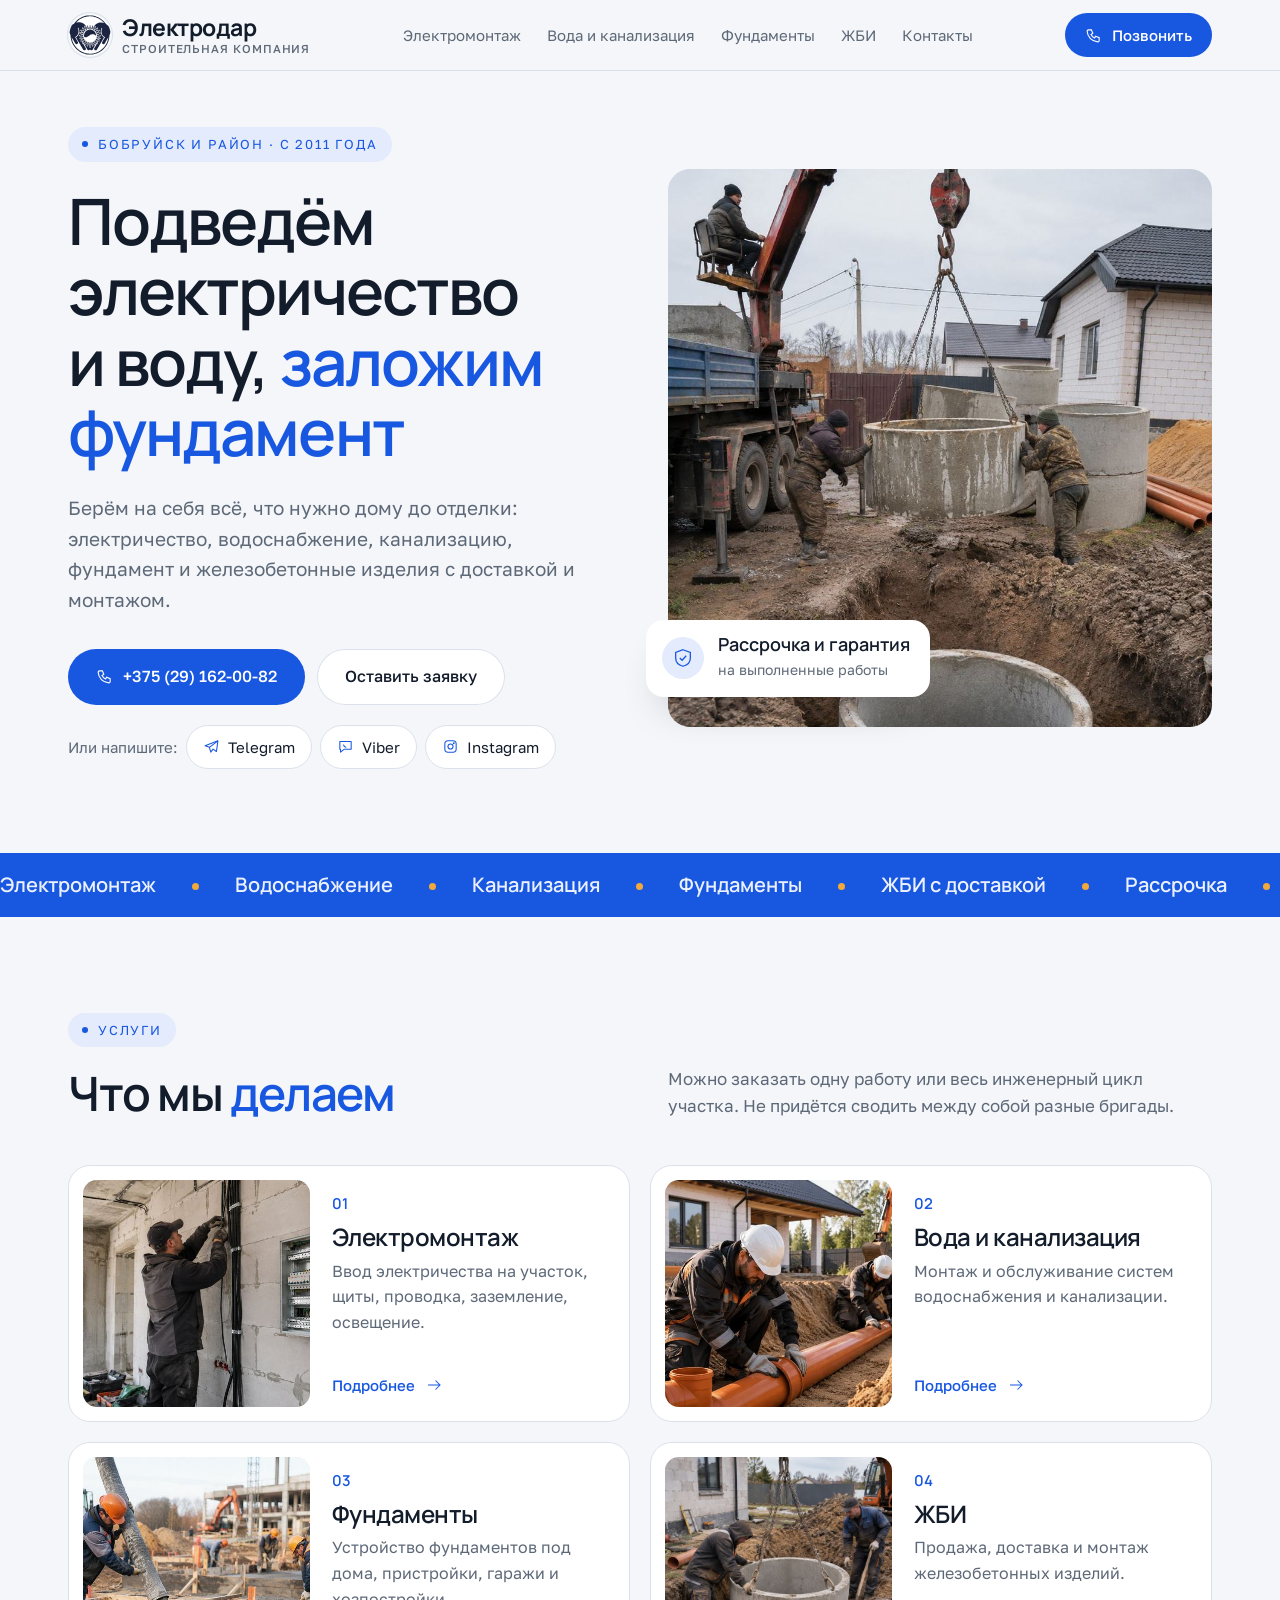
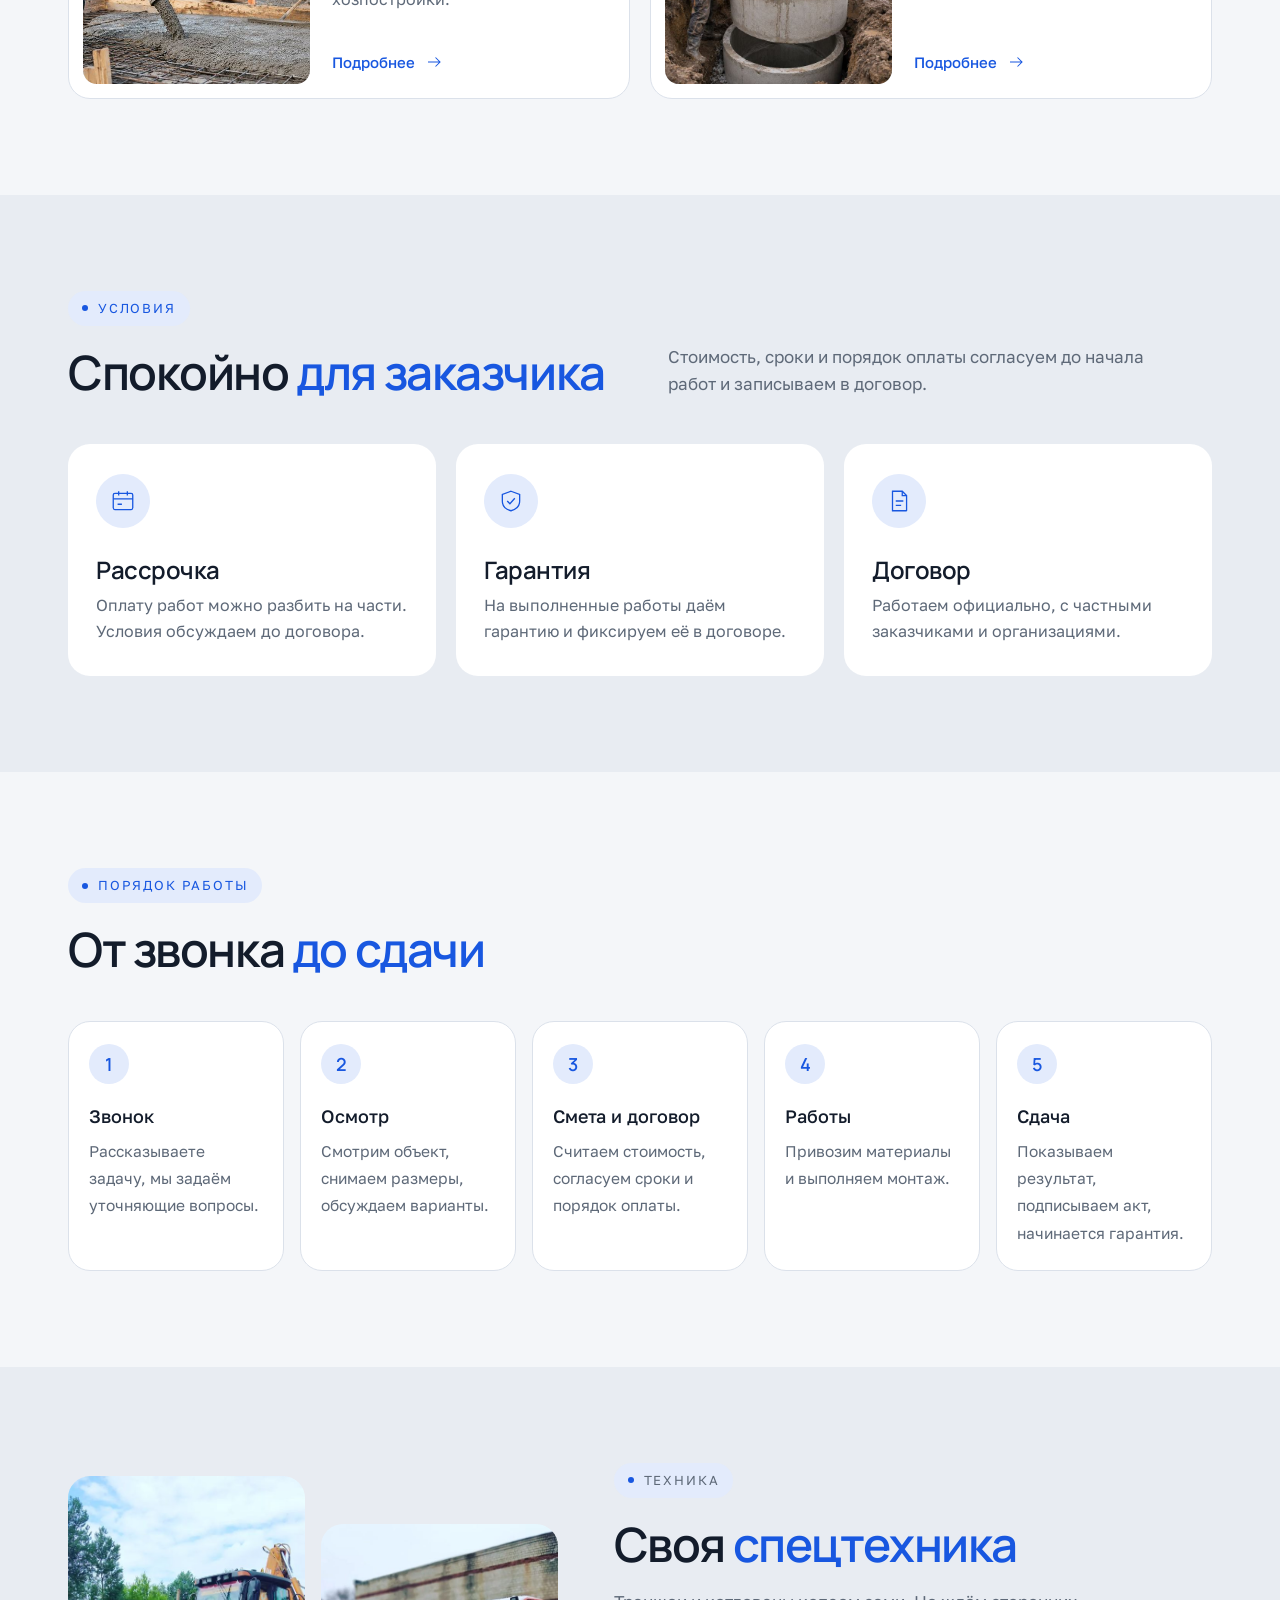
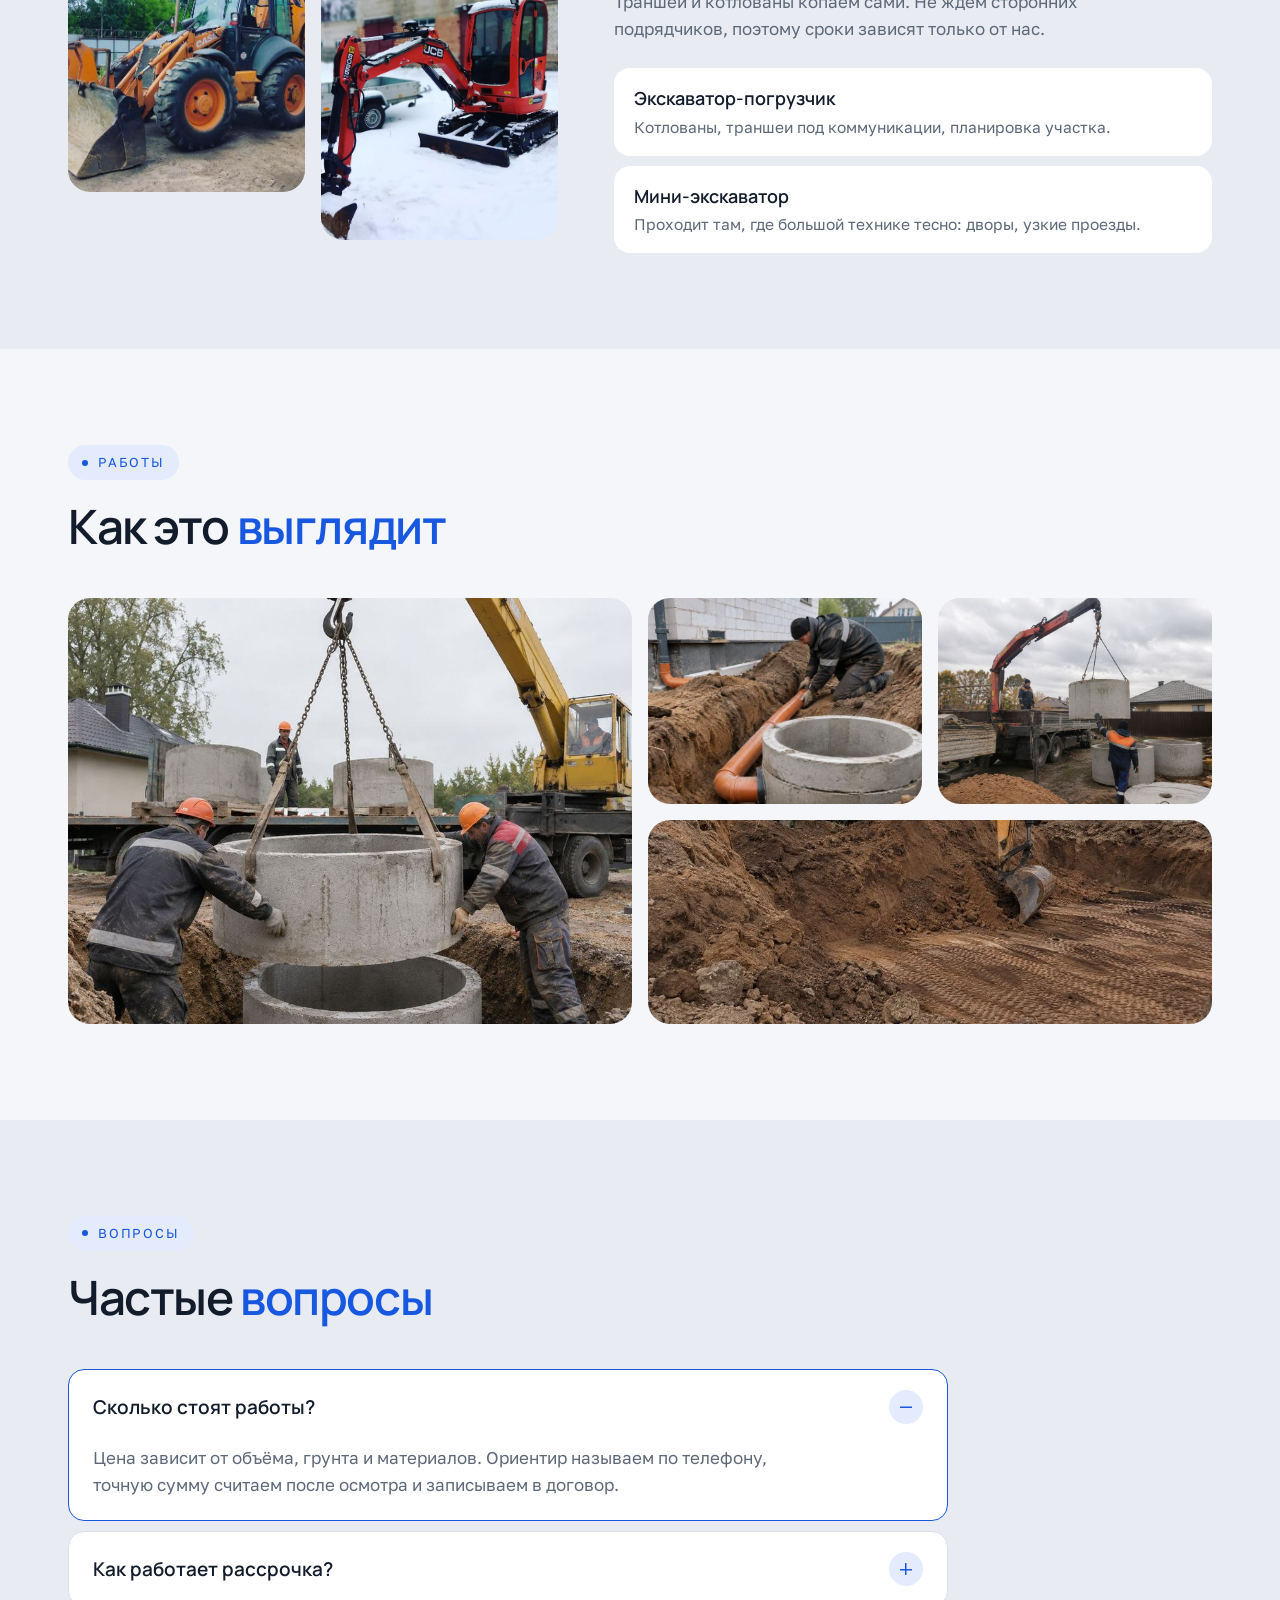
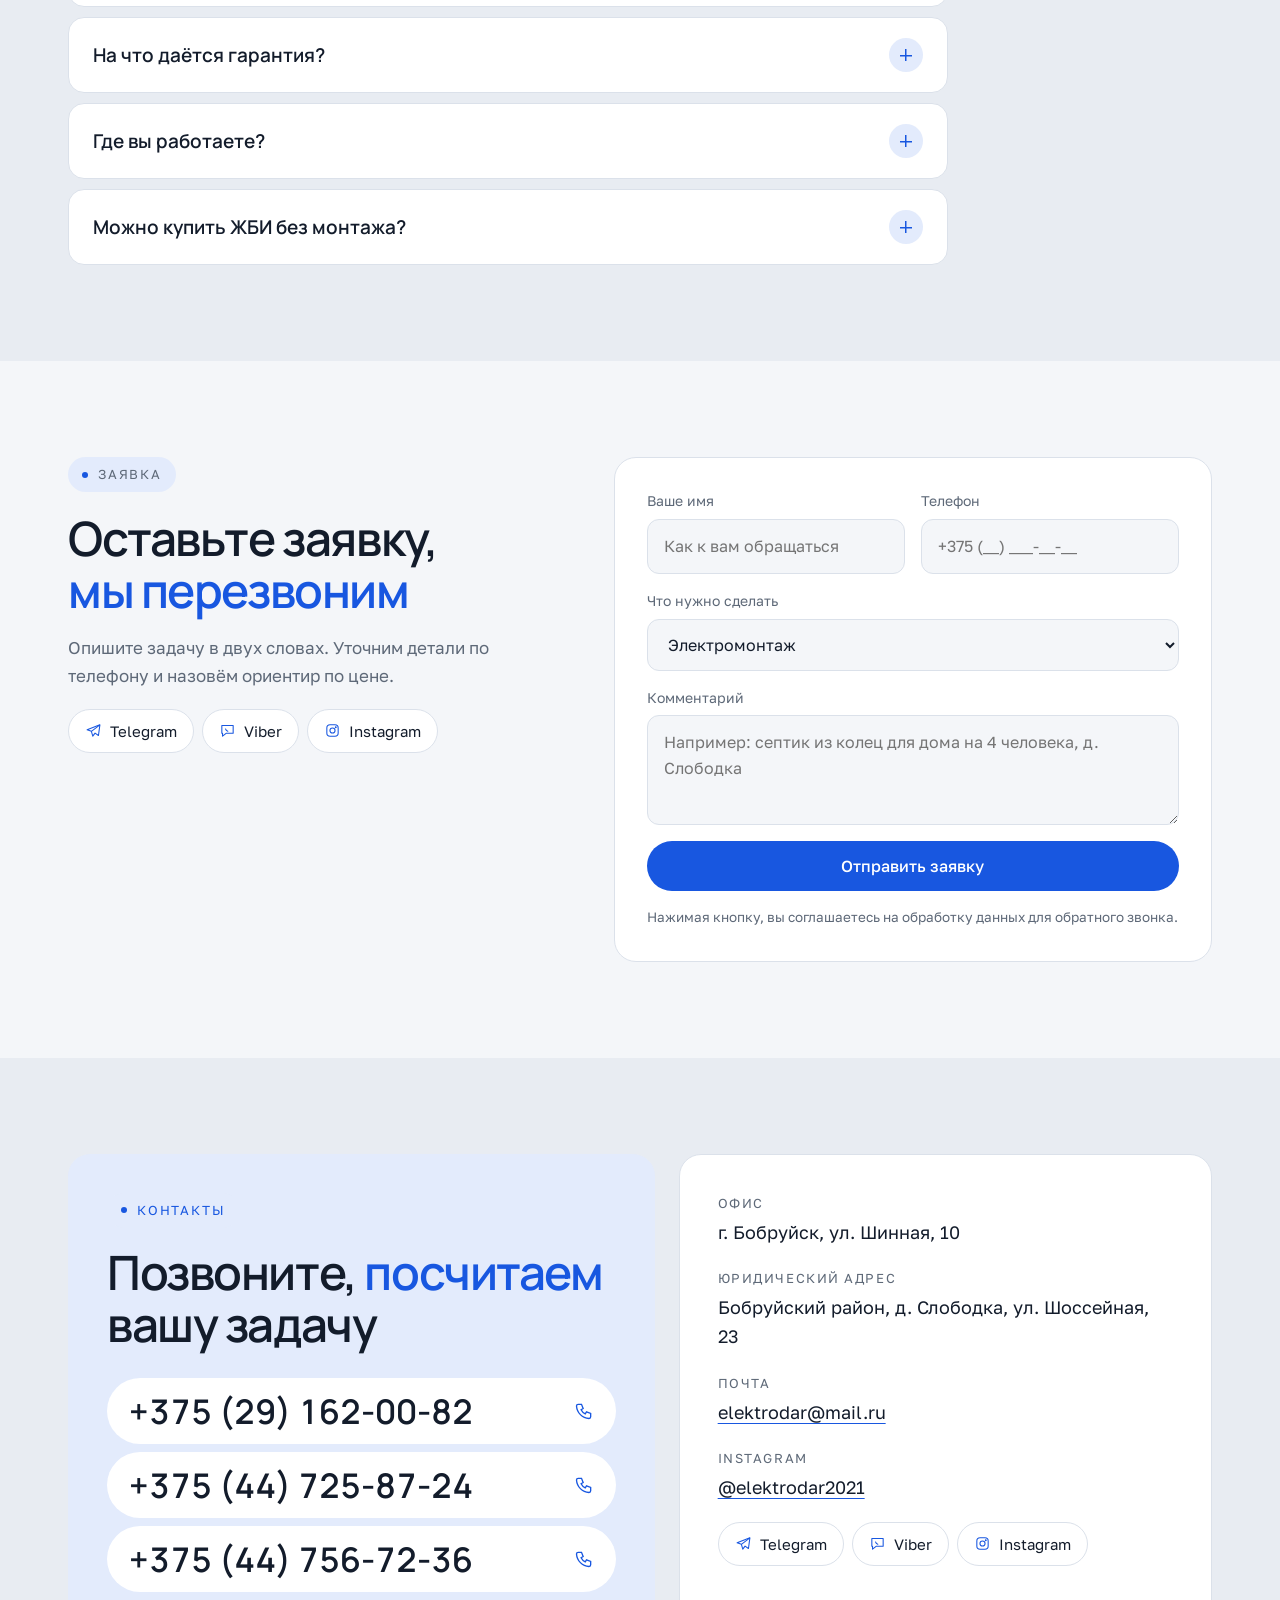
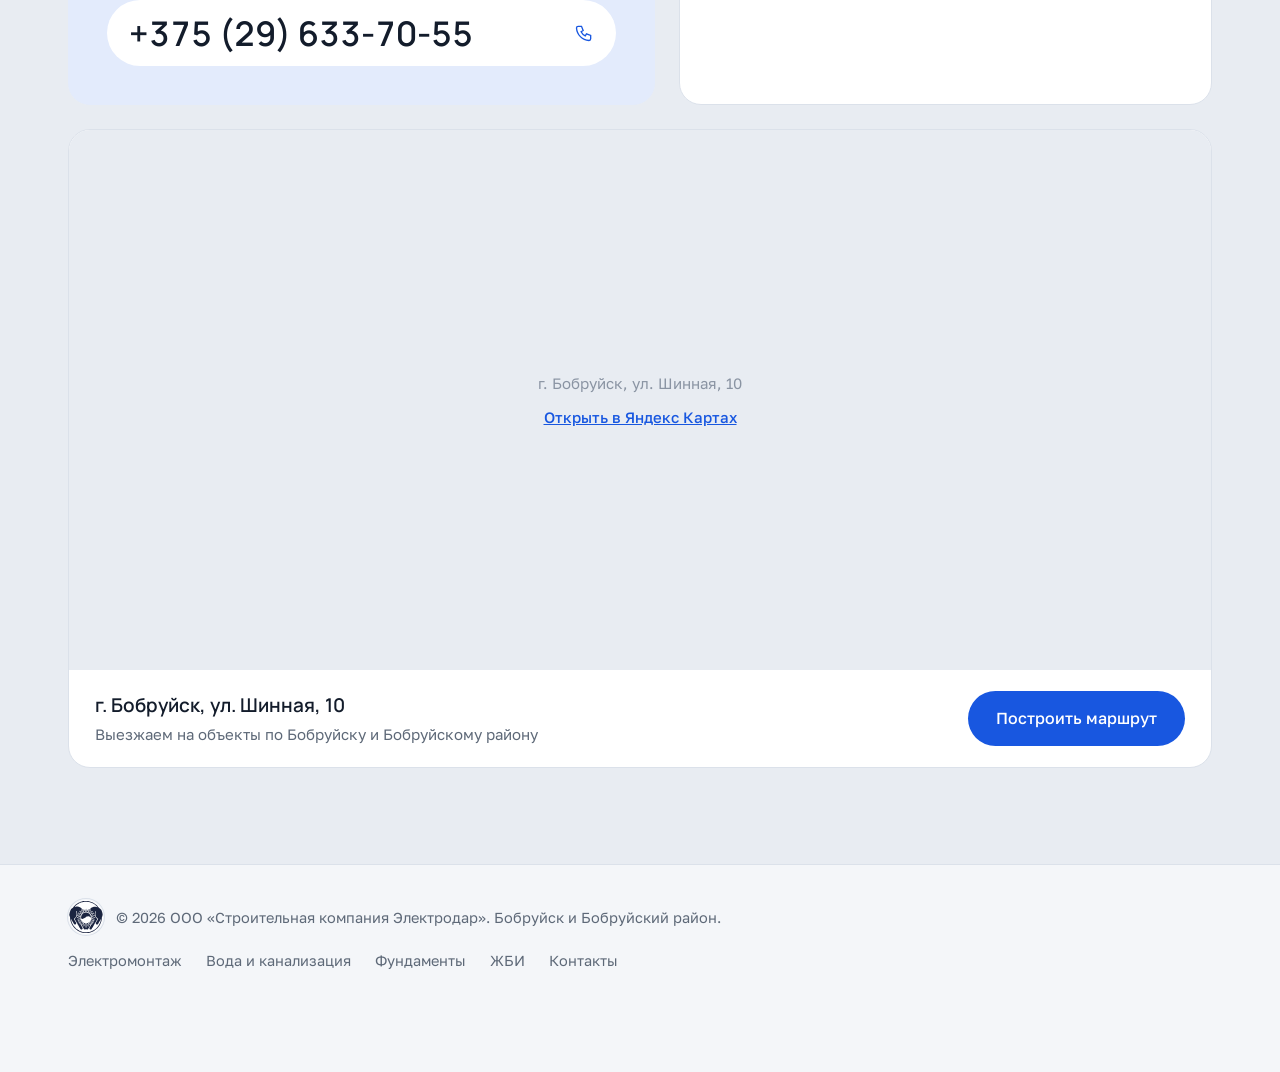
<file: index.html>
<!DOCTYPE html>
<html lang="ru">
<head>
<meta charset="utf-8">
<meta name="viewport" content="width=device-width, initial-scale=1">
<title>Электродар: электромонтаж, вода, канализация, фундаменты и ЖБИ в Бобруйске</title>
<meta name="description" content="Подведём электричество и воду, заложим фундамент, привезём и смонтируем ЖБИ в Бобруйске и Бобруйском районе. Своя спецтехника, рассрочка, гарантия. Тел. +375 29 162-00-82.">
<link rel="canonical" href="https://talizzzbogdan-dev.github.io/elektrodar/">
<meta name="robots" content="index, follow">
<meta name="theme-color" content="#F4F6F9">
<meta property="og:type" content="website">
<meta property="og:locale" content="ru_RU">
<meta property="og:site_name" content="Электродар">
<meta property="og:title" content="Электродар: электромонтаж, вода, канализация, фундаменты и ЖБИ в Бобруйске">
<meta property="og:description" content="Подведём электричество и воду, заложим фундамент, привезём и смонтируем ЖБИ в Бобруйске и Бобруйском районе. Своя спецтехника, рассрочка, гарантия. Тел. +375 29 162-00-82.">
<meta property="og:url" content="https://talizzzbogdan-dev.github.io/elektrodar/">
<meta property="og:image" content="https://talizzzbogdan-dev.github.io/elektrodar/img/og.jpg">
<meta property="og:image:width" content="1200">
<meta property="og:image:height" content="630">
<meta name="twitter:card" content="summary_large_image">
<link rel="icon" href="img/logo.svg" type="image/svg+xml">
<link rel="icon" href="img/favicon-32.png" type="image/png" sizes="32x32">
<link rel="apple-touch-icon" href="img/apple-touch-icon.png">
<link rel="preconnect" href="https://fonts.googleapis.com">
<link rel="preconnect" href="https://fonts.gstatic.com" crossorigin>
<link href="https://fonts.googleapis.com/css2?family=Golos+Text:wght@400;500&family=Manrope:wght@500;600;700&display=swap" rel="stylesheet">
<link rel="stylesheet" href="styles.css?v=4">
<script type="application/ld+json">{"@context":"https://schema.org","@type":"HomeAndConstructionBusiness","@id":"https://talizzzbogdan-dev.github.io/elektrodar/#org","name":"Электродар","url":"https://talizzzbogdan-dev.github.io/elektrodar/","logo":"https://talizzzbogdan-dev.github.io/elektrodar/img/logo.svg","image":"https://talizzzbogdan-dev.github.io/elektrodar/img/og.jpg","description":"Электромонтаж, водоснабжение и канализация, фундаменты, продажа, доставка и монтаж ЖБИ в Бобруйске и Бобруйском районе.","telephone":["+375291620082","+375447258724","+375447567236","+375296337055"],"email":"elektrodar@mail.ru","address":{"@type":"PostalAddress","streetAddress":"ул. Шинная, 10","addressLocality":"Бобруйск","addressRegion":"Могилёвская область","addressCountry":"BY"},"areaServed":[{"@type":"City","name":"Бобруйск"},{"@type":"AdministrativeArea","name":"Бобруйский район"}],"sameAs":["https://www.instagram.com/elektrodar2021/"]}</script>
<script type="application/ld+json">{"@context":"https://schema.org","@type":"FAQPage","mainEntity":[{"@type":"Question","name":"Сколько стоят работы?","acceptedAnswer":{"@type":"Answer","text":"Цена зависит от объёма, грунта и материалов. Ориентир называем по телефону, точную сумму считаем после осмотра и записываем в договор."}},{"@type":"Question","name":"Как работает рассрочка?","acceptedAnswer":{"@type":"Answer","text":"Оплату можно разбить на части. Размер платежей и сроки согласуем до подписания договора."}},{"@type":"Question","name":"На что даётся гарантия?","acceptedAnswer":{"@type":"Answer","text":"На все выполненные нами работы. Срок зависит от вида работ и прописывается в договоре."}},{"@type":"Question","name":"Где вы работаете?","acceptedAnswer":{"@type":"Answer","text":"В Бобруйске и Бобруйском районе. Если ваш объект дальше, позвоните: обсудим выезд."}},{"@type":"Question","name":"Можно купить ЖБИ без монтажа?","acceptedAnswer":{"@type":"Answer","text":"Да. Привезём изделия на объект, а монтаж закажете, если он нужен."}}]}</script>
</head>
<body>

<svg width="0" height="0" style="position:absolute" aria-hidden="true">
  <symbol id="i-photo" viewBox="0 0 24 24" fill="none" stroke="currentColor" stroke-width="1.2"><rect x="3" y="5" width="18" height="14" rx="1.5"/><circle cx="9" cy="10" r="1.7"/><path d="M4 18l5-5 4 4 3-3 4 4"/></symbol>
  <symbol id="i-phone" viewBox="0 0 24 24" fill="none" stroke="currentColor" stroke-width="1.6"><path d="M5 4h4l2 5-2.5 1.5a11 11 0 0 0 5 5L15 13l5 2v4a2 2 0 0 1-2 2A16 16 0 0 1 3 6a2 2 0 0 1 2-2z"/></symbol>
  <symbol id="i-tg" viewBox="0 0 24 24" fill="none" stroke="currentColor" stroke-width="1.5" stroke-linejoin="round"><path d="M21 4L3 11l6 2.200L11 20l3.200-4.300L19 19z"/><path d="M9 13.200L21 4"/></symbol>
  <symbol id="i-chat" viewBox="0 0 24 24" fill="none" stroke="currentColor" stroke-width="1.5" stroke-linejoin="round"><path d="M4 5h16v11H10l-5 4v-4H4z"/><path d="M9 9.500c.500 2 1.800 3.300 4 4"/></symbol>
  <symbol id="i-cam" viewBox="0 0 24 24" fill="none" stroke="currentColor" stroke-width="1.5"><rect x="4" y="4" width="16" height="16" rx="4.500"/><circle cx="12" cy="12" r="3.600"/><circle cx="16.600" cy="7.400" r=".6" fill="currentColor"/></symbol>
  <symbol id="i-arrow" viewBox="0 0 24 24" fill="none" stroke="currentColor" stroke-width="1.4"><path d="M4 12h16M14 6l6 6-6 6"/></symbol>
</svg>

<header class="top">
  <div class="wrap">
    <a class="logo" href="./"><img src="img/logo.svg" alt="" width="44" height="44"><span class="logo-text"><b>Электродар</b><small>Строительная компания</small></span></a>
    <nav class="nav" id="menu" aria-label="Разделы сайта">
      <a href="elektromontazh.html">Электромонтаж</a>
      <a href="voda-kanalizaciya.html">Вода и канализация</a>
      <a href="fundamenty.html">Фундаменты</a>
      <a href="zhbi.html">ЖБИ</a>
      <a href="#kontakty">Контакты</a>
      <div class="nav-extra"><a class="tel" href="tel:+375291620082">+375 (29) 162-00-82</a><a class="tel" href="tel:+375447258724">+375 (44) 725-87-24</a></div>
    </nav>
    <a class="tel" href="tel:+375291620082">+375 (29) 162-00-82</a>
    <a class="btn" href="tel:+375291620082"><svg><use href="#i-phone"/></svg>Позвонить</a>
    <button class="burger" type="button" aria-expanded="false" aria-controls="menu" aria-label="Открыть меню"><span></span></button>
  </div>
  <div class="progress" id="progress"></div>
</header>

<main class="view" id="main">
  <div class="hero" id="top">
    <div class="wrap">
      <div>
        <p class="eyebrow up">Бобруйск и район · с 2011 года</p>
        <h1 class="up d1">Подведём электричество и&nbsp;воду, <b>заложим фундамент</b></h1>
        <p class="lead up d2">Берём на себя всё, что нужно дому до отделки: электричество, водоснабжение, канализацию, фундамент и железобетонные изделия с доставкой и монтажом.</p>
        <div class="cta up d3">
          <a class="btn" href="tel:+375291620082"><svg><use href="#i-phone"/></svg>+375 (29) 162-00-82</a>
          <a class="btn ghost" href="#zayavka">Оставить заявку</a>
        </div>
        <div class="msgs up d3"><span class="msgs-label">Или напишите:</span><a href="https://t.me/+375291620082" target="_blank" rel="noopener"><svg><use href="#i-tg"/></svg>Telegram</a><a href="viber://chat?number=%2B375291620082"><svg><use href="#i-chat"/></svg>Viber</a><a href="https://www.instagram.com/elektrodar2021/" target="_blank" rel="noopener"><svg><use href="#i-cam"/></svg>Instagram</a></div>
      </div>
      <div class="hero-photo">
        <figure class="ph pic unveil"><img src="img/zhbi-ustanovka-kolec.jpg" alt="Установка колодезных колец манипулятором" width="900" height="1200" fetchpriority="high"></figure>
        <div class="floaty"><div class="badge up d4"><i><svg viewBox="0 0 24 24" fill="none" stroke="currentColor" stroke-width="1.4"><path d="M12 3l8 3v6c0 4.500-3.200 7.800-8 9-4.800-1.200-8-4.500-8-9V6z"/><path d="M8.500 12l2.500 2.500 4.500-5"/></svg></i><div><b>Рассрочка и гарантия</b><span>на выполненные работы</span></div></div></div>
      </div>
    </div>
  </div>

  <div class="marquee" aria-hidden="true"><div><span>Электромонтаж</span><span>Водоснабжение</span><span>Канализация</span><span>Фундаменты</span><span>ЖБИ с доставкой</span><span>Рассрочка</span><span>Гарантия по договору</span><span>Электромонтаж</span><span>Водоснабжение</span><span>Канализация</span><span>Фундаменты</span><span>ЖБИ с доставкой</span><span>Рассрочка</span><span>Гарантия по договору</span></div></div>

  <section class="block" id="uslugi">
    <div class="wrap">
      <div class="head rv">
        <div><p class="eyebrow">Услуги</p><h2>Что мы <b>делаем</b></h2></div>
        <p>Можно заказать одну работу или весь инженерный цикл участка. Не придётся сводить между собой разные бригады.</p>
      </div>
      <div class="cards">
        <a class="card rv" href="elektromontazh.html"><figure class="ph pic"><img src="img/em-dom-sm.jpg" alt="Электромонтаж внутри строящегося дома" width="800" height="450" loading="lazy" decoding="async"></figure><div><span class="n">01</span><h3>Электромонтаж</h3><p>Ввод электричества на участок, щиты, проводка, заземление, освещение.</p><span class="go">Подробнее<svg><use href="#i-arrow"/></svg></span></div></a>
        <a class="card rv" href="voda-kanalizaciya.html"><figure class="ph pic"><img src="img/voda-truby-sm.jpg" alt="Укладка канализационных труб в траншею" width="800" height="450" loading="lazy" decoding="async"></figure><div><span class="n">02</span><h3>Вода и канализация</h3><p>Монтаж и обслуживание систем водоснабжения и канализации.</p><span class="go">Подробнее<svg><use href="#i-arrow"/></svg></span></div></a>
        <a class="card rv" href="fundamenty.html"><figure class="ph pic"><img src="img/fund-beton-sm.jpg" alt="Бетонные работы на объекте" width="800" height="450" loading="lazy" decoding="async"></figure><div><span class="n">03</span><h3>Фундаменты</h3><p>Устройство фундаментов под дома, пристройки, гаражи и хозпостройки.</p><span class="go">Подробнее<svg><use href="#i-arrow"/></svg></span></div></a>
        <a class="card rv" href="zhbi.html"><figure class="ph pic"><img src="img/zhbi-kolodec-sm.jpg" alt="Монтаж колодца из железобетонных колец" width="600" height="800" loading="lazy" decoding="async"></figure><div><span class="n">04</span><h3>ЖБИ</h3><p>Продажа, доставка и монтаж железобетонных изделий.</p><span class="go">Подробнее<svg><use href="#i-arrow"/></svg></span></div></a>
      </div>
    </div>
  </section>

  <section class="block mist">
    <div class="wrap">
      <div class="head rv">
        <div><p class="eyebrow">Условия</p><h2>Спокойно <b>для заказчика</b></h2></div>
        <p>Стоимость, сроки и порядок оплаты согласуем до начала работ и записываем в договор.</p>
      </div>
      <div class="terms">
        <div class="term rv"><svg viewBox="0 0 24 24" fill="none" stroke="currentColor" stroke-width="1.2"><rect x="3" y="5" width="18" height="15" rx="1.5"/><path d="M3 10h18M8 3v4M16 3v4M7 15h4"/></svg><h3>Рассрочка</h3><p>Оплату работ можно разбить на части. Условия обсуждаем до договора.</p></div>
        <div class="term rv" style="--d:.1s"><svg viewBox="0 0 24 24" fill="none" stroke="currentColor" stroke-width="1.2"><path d="M12 3l8 3v6c0 4.5-3.2 7.8-8 9-4.8-1.200-8-4.500-8-9V6z"/><path d="M8.500 12l2.500 2.500 4.500-5"/></svg><h3>Гарантия</h3><p>На выполненные работы даём гарантию и фиксируем её в договоре.</p></div>
        <div class="term rv" style="--d:.2s"><svg viewBox="0 0 24 24" fill="none" stroke="currentColor" stroke-width="1.2"><path d="M6 3h9l4 4v14H6z"/><path d="M15 3v4h4M9 12h7M9 16h5"/></svg><h3>Договор</h3><p>Работаем официально, с частными заказчиками и организациями.</p></div>
      </div>
    </div>
  </section>

  <section class="block">
    <div class="wrap">
      <div class="head rv"><div><p class="eyebrow">Порядок работы</p><h2>От звонка <b>до сдачи</b></h2></div></div>
      <ol class="steps">
        <li class="rv"><b>Звонок</b><span>Рассказываете задачу, мы задаём уточняющие вопросы.</span></li>
        <li class="rv" style="--d:.08s"><b>Осмотр</b><span>Смотрим объект, снимаем размеры, обсуждаем варианты.</span></li>
        <li class="rv" style="--d:.16s"><b>Смета и договор</b><span>Считаем стоимость, согласуем сроки и порядок оплаты.</span></li>
        <li class="rv" style="--d:.24s"><b>Работы</b><span>Привозим материалы и выполняем монтаж.</span></li>
        <li class="rv" style="--d:.32s"><b>Сдача</b><span>Показываем результат, подписываем акт, начинается гарантия.</span></li>
      </ol>
    </div>
  </section>

  <section class="block mist" id="tehnika">
    <div class="wrap tech">
      <div class="pair rv">
        <figure class="ph pic"><img src="img/ekskavator-pogruzchik.jpg" alt="Экскаватор-погрузчик" loading="lazy" decoding="async"></figure>
        <figure class="ph pic"><img src="img/mini-ekskavator.jpg" alt="Мини-экскаватор" loading="lazy" decoding="async"></figure>
      </div>
      <div class="rv" style="--d:.1s">
        <p class="eyebrow">Техника</p>
        <h2>Своя <b>спецтехника</b></h2>
        <p>Траншеи и котлованы копаем сами. Не ждём сторонних подрядчиков, поэтому сроки зависят только от нас.</p>
        <ul>
          <li><b>Экскаватор-погрузчик</b><span>Котлованы, траншеи под коммуникации, планировка участка.</span></li>
          <li><b>Мини-экскаватор</b><span>Проходит там, где большой технике тесно: дворы, узкие проезды.</span></li>
        </ul>
      </div>
    </div>
  </section>

  <section class="block" id="obekty">
    <div class="wrap">
      <div class="head rv"><div><p class="eyebrow">Работы</p><h2>Как это <b>выглядит</b></h2></div></div>
      <div class="photos mosaic">
        <figure class="ph pic rv"><img src="img/zhbi-montazh-kolec.jpg" alt="Монтаж колец ЖБИ на участке" width="1200" height="675" loading="lazy" decoding="async"></figure>
        <figure class="ph pic rv"><img src="img/voda-kanalizaciya-sm.jpg" alt="Монтаж канализации с колодцем из колец" width="800" height="450" loading="lazy" decoding="async"></figure>
        <figure class="ph pic rv"><img src="img/zhbi-dostavka-sm.jpg" alt="Разгрузка колец ЖБИ на объекте" width="800" height="600" loading="lazy" decoding="async"></figure>
        <figure class="ph pic rv"><img src="img/fund-kotlovan-sm.jpg" alt="Разработка котлована экскаватором" width="800" height="600" loading="lazy" decoding="async"></figure>
      </div>
    </div>
  </section>

  <section class="block mist" id="voprosy">
    <div class="wrap">
      <div class="head rv"><div><p class="eyebrow">Вопросы</p><h2>Частые <b>вопросы</b></h2></div></div>
      <div class="faq">
        <details class="rv" open><summary>Сколько стоят работы?</summary><p>Цена зависит от объёма, грунта и материалов. Ориентир называем по телефону, точную сумму считаем после осмотра и записываем в договор.</p></details>
        <details class="rv"><summary>Как работает рассрочка?</summary><p>Оплату можно разбить на части. Размер платежей и сроки согласуем до подписания договора.</p></details>
        <details class="rv"><summary>На что даётся гарантия?</summary><p>На все выполненные нами работы. Срок зависит от вида работ и прописывается в договоре.</p></details>
        <details class="rv"><summary>Где вы работаете?</summary><p>В Бобруйске и Бобруйском районе. Если ваш объект дальше, позвоните: обсудим выезд.</p></details>
        <details class="rv"><summary>Можно купить ЖБИ без монтажа?</summary><p>Да. Привезём изделия на объект, а монтаж закажете, если он нужен.</p></details>
      </div>
    </div>
  </section>

  <section class="block" id="zayavka">
    <div class="wrap request">
      <div class="rv">
        <p class="eyebrow">Заявка</p>
        <h2>Оставьте заявку, <b>мы перезвоним</b></h2>
        <p>Опишите задачу в двух словах. Уточним детали по телефону и назовём ориентир по цене.</p>
        <div class="msgs"><a href="https://t.me/+375291620082" target="_blank" rel="noopener"><svg><use href="#i-tg"/></svg>Telegram</a><a href="viber://chat?number=%2B375291620082"><svg><use href="#i-chat"/></svg>Viber</a><a href="https://www.instagram.com/elektrodar2021/" target="_blank" rel="noopener"><svg><use href="#i-cam"/></svg>Instagram</a></div>
      </div>
      <form class="form rv" id="request-form" style="--d:.1s" novalidate>
        <label>Ваше имя<input id="f-name" name="name" type="text" autocomplete="name" placeholder="Как к вам обращаться"></label>
        <label>Телефон<input id="f-phone" name="phone" type="tel" autocomplete="tel" inputmode="tel" placeholder="+375 (__) ___-__-__" required></label>
        <label class="wide">Что нужно сделать
          <select id="f-service" name="service">
            <option>Электромонтаж</option><option>Водоснабжение и канализация</option><option>Фундамент</option><option>ЖБИ: покупка, доставка, монтаж</option><option>Земляные работы</option><option>Другое</option>
          </select>
        </label>
        <label class="wide">Комментарий<textarea id="f-text" name="text" placeholder="Например: септик из колец для дома на 4 человека, д. Слободка"></textarea></label>
        <button class="btn wide" type="submit" id="f-send">Отправить заявку</button>
        <p class="note wide" id="f-note" role="status" hidden></p>
        <small class="wide">Нажимая кнопку, вы соглашаетесь на обработку данных для обратного звонка.</small>
      </form>
    </div>
  </section>

  <section class="block contact mist" id="kontakty">
    <div class="wrap grid">
      <div class="rv">
        <p class="eyebrow">Контакты</p>
        <h2 style="margin-top:18px">Позвоните, <b>посчитаем</b> вашу задачу</h2>
        <ul class="phones">
          <li><a class="tel" href="tel:+375291620082">+375 (29) 162-00-82<svg><use href="#i-phone"/></svg></a></li>
          <li><a class="tel" href="tel:+375447258724">+375 (44) 725-87-24<svg><use href="#i-phone"/></svg></a></li>
          <li><a class="tel" href="tel:+375447567236">+375 (44) 756-72-36<svg><use href="#i-phone"/></svg></a></li>
          <li><a class="tel" href="tel:+375296337055">+375 (29) 633-70-55<svg><use href="#i-phone"/></svg></a></li>
        </ul>
      </div>
      <div class="rv" style="--d:.12s">
        <dl>
          <div><dt>Офис</dt><dd>г. Бобруйск, ул. Шинная, 10</dd></div>
          <div><dt>Юридический адрес</dt><dd>Бобруйский район, д. Слободка, ул. Шоссейная, 23</dd></div>
          <div><dt>Почта</dt><dd><a href="mailto:elektrodar@mail.ru">elektrodar@mail.ru</a></dd></div>
          <div><dt>Instagram</dt><dd><a href="https://www.instagram.com/elektrodar2021/" target="_blank" rel="noopener">@elektrodar2021</a></dd></div>
        </dl>
        <div class="msgs"><a href="https://t.me/+375291620082" target="_blank" rel="noopener"><svg><use href="#i-tg"/></svg>Telegram</a><a href="viber://chat?number=%2B375291620082"><svg><use href="#i-chat"/></svg>Viber</a><a href="https://www.instagram.com/elektrodar2021/" target="_blank" rel="noopener"><svg><use href="#i-cam"/></svg>Instagram</a></div>
      </div>
    </div>
    <div class="wrap">
      <div class="mapbox rv">
        <div class="ph map">
          <span>г. Бобруйск, ул. Шинная, 10</span>
          <a href="https://yandex.by/maps/org/elektrodar/44255781112/" target="_blank" rel="noopener">Открыть в Яндекс Картах</a>
          <iframe src="https://yandex.by/map-widget/v1/?ol=biz&amp;oid=44255781112&amp;z=16" title="Электродар на Яндекс Картах: г. Бобруйск, ул. Шинная, 10" loading="lazy" allowfullscreen></iframe>
        </div>
        <div class="map-bar">
          <div><b>г. Бобруйск, ул. Шинная, 10</b><span>Выезжаем на объекты по Бобруйску и Бобруйскому району</span></div>
          <a class="btn" href="https://yandex.by/maps/org/elektrodar/44255781112/" target="_blank" rel="noopener">Построить маршрут</a>
        </div>
      </div>
    </div>
  </section>
</main>

<footer>
  <div class="wrap">
    <div class="foot-brand"><img src="img/logo.svg" alt="Логотип Электродар" width="36" height="36"><span>© 2026 ООО «Строительная компания Электродар». Бобруйск и Бобруйский район.</span></div>
    <nav aria-label="Услуги">
      <a href="elektromontazh.html">Электромонтаж</a>
      <a href="voda-kanalizaciya.html">Вода и канализация</a>
      <a href="fundamenty.html">Фундаменты</a>
      <a href="zhbi.html">ЖБИ</a>
      <a href="#kontakty">Контакты</a>
    </nav>
  </div>
</footer>

<div class="callbar"><a class="btn" href="tel:+375291620082"><svg><use href="#i-phone"/></svg>Позвонить</a><a class="ico" href="https://t.me/+375291620082" target="_blank" rel="noopener" aria-label="Написать в Telegram"><svg><use href="#i-tg"/></svg></a><a class="ico" href="viber://chat?number=%2B375291620082" aria-label="Написать в Viber"><svg><use href="#i-chat"/></svg></a></div>

<script src="script.js?v=3"></script>
</body>
</html>
</file>
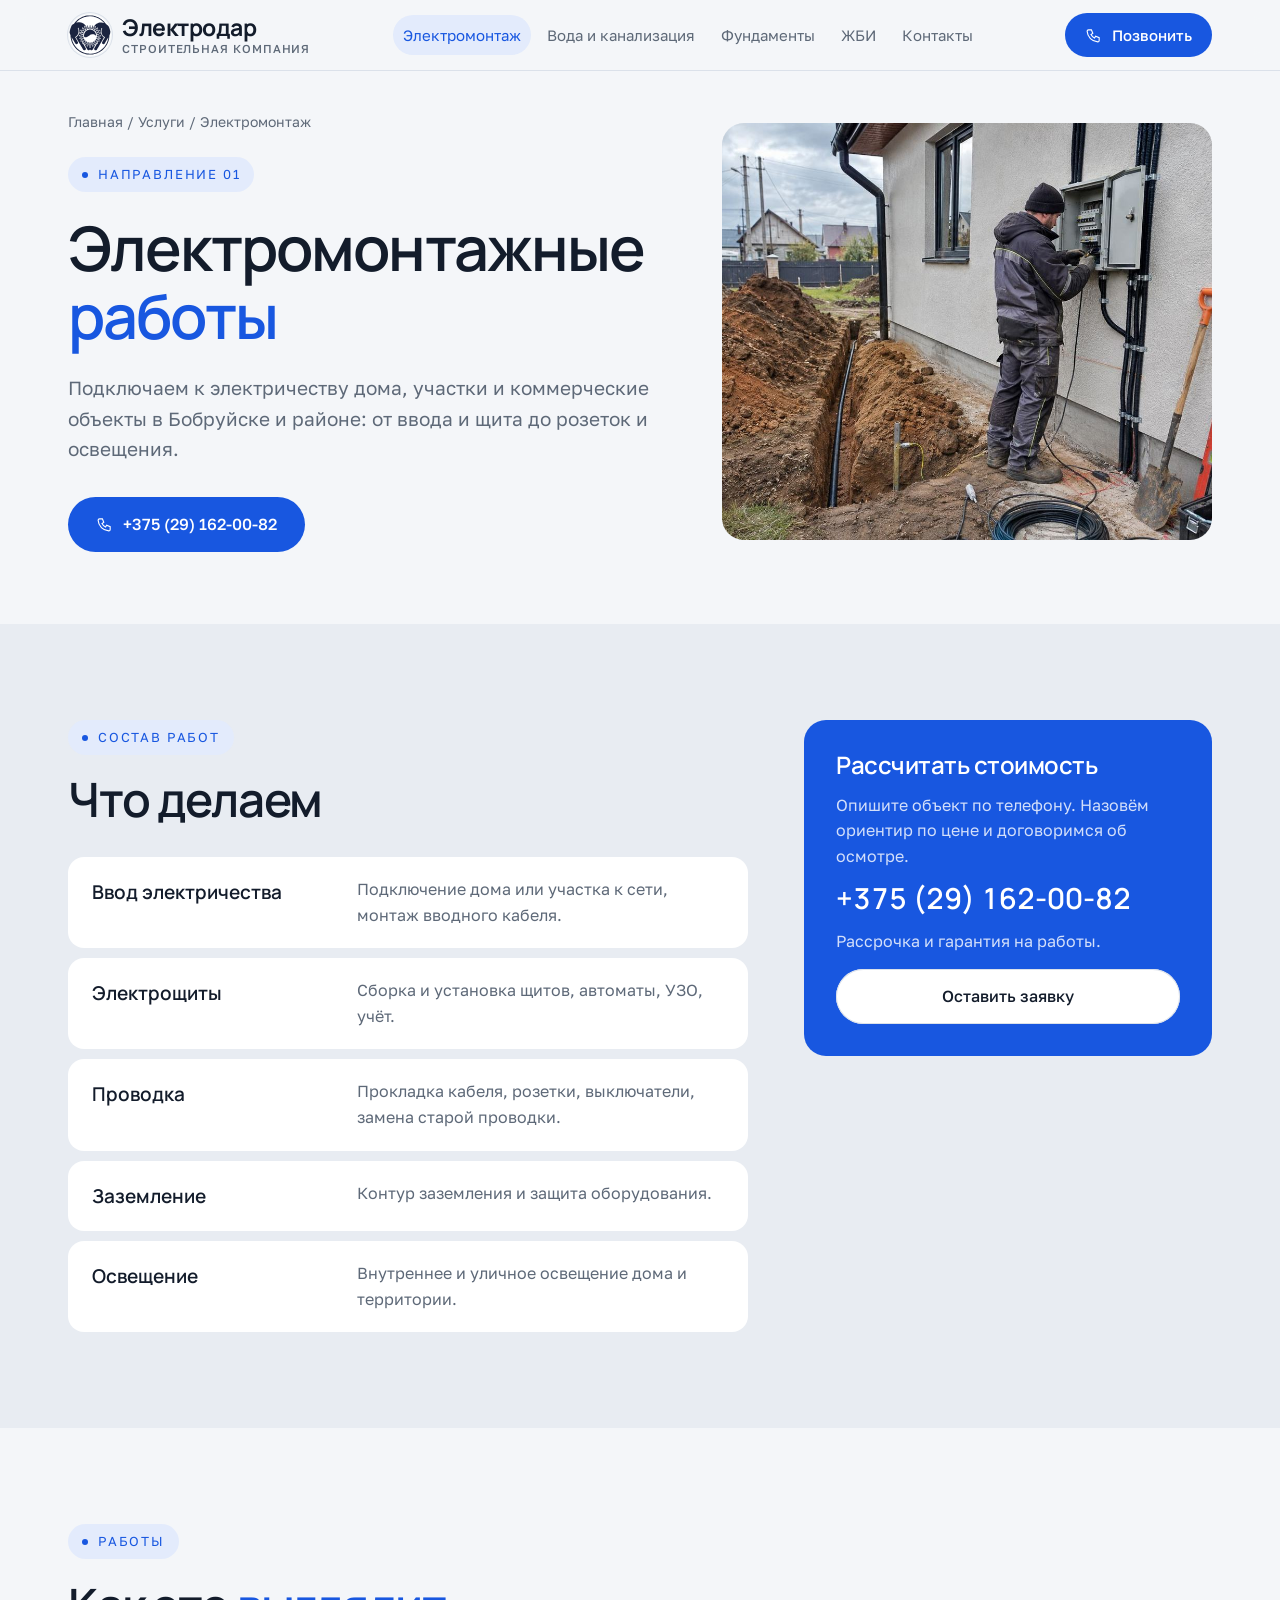
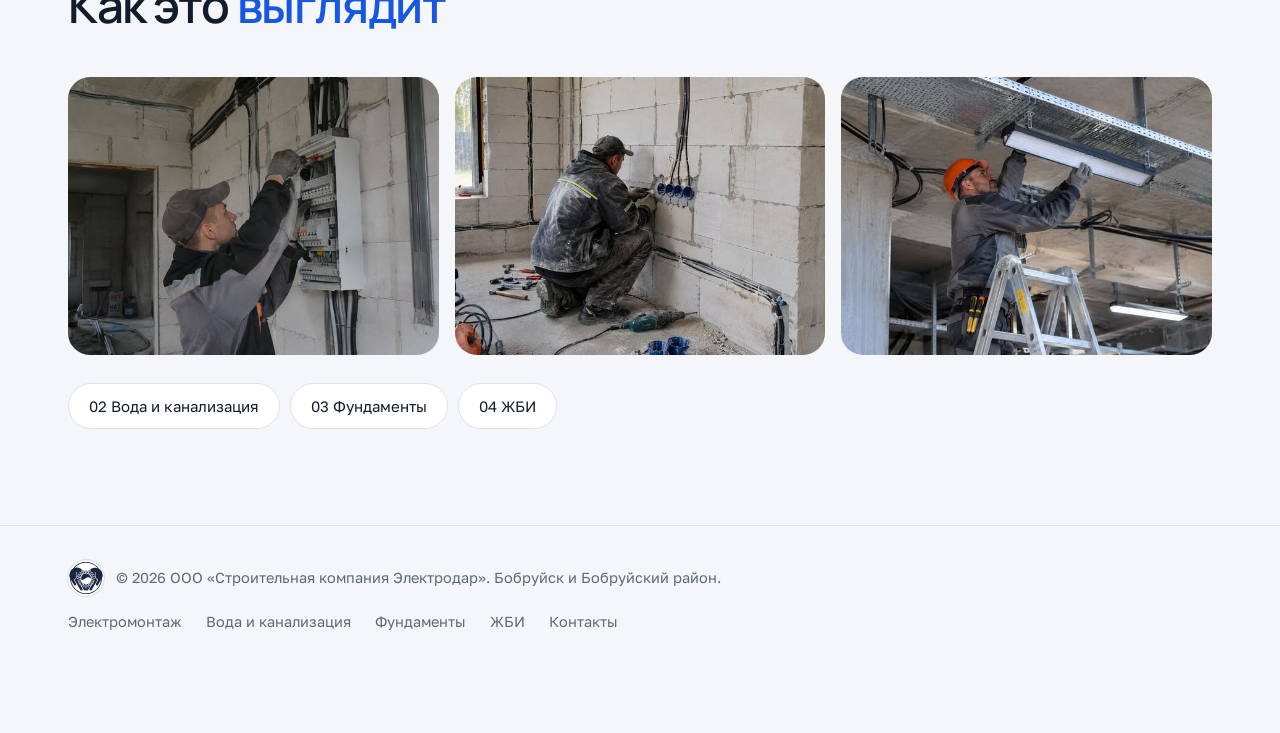
<file: elektromontazh.html>
<!DOCTYPE html>
<html lang="ru">
<head>
<meta charset="utf-8">
<meta name="viewport" content="width=device-width, initial-scale=1">
<title>Электромонтаж в Бобруйске и районе: ввод, щиты, проводка | Электродар</title>
<meta name="description" content="Электромонтажные работы в Бобруйске и Бобруйском районе: ввод электричества, сборка щитов, проводка, заземление, освещение. Рассрочка и гарантия. Тел. +375 29 162-00-82.">
<link rel="canonical" href="https://talizzzbogdan-dev.github.io/elektrodar/elektromontazh.html">
<meta name="robots" content="index, follow">
<meta name="theme-color" content="#F4F6F9">
<meta property="og:type" content="website">
<meta property="og:locale" content="ru_RU">
<meta property="og:site_name" content="Электродар">
<meta property="og:title" content="Электромонтаж в Бобруйске и районе: ввод, щиты, проводка | Электродар">
<meta property="og:description" content="Электромонтажные работы в Бобруйске и Бобруйском районе: ввод электричества, сборка щитов, проводка, заземление, освещение. Рассрочка и гарантия. Тел. +375 29 162-00-82.">
<meta property="og:url" content="https://talizzzbogdan-dev.github.io/elektrodar/elektromontazh.html">
<meta property="og:image" content="https://talizzzbogdan-dev.github.io/elektrodar/img/og.jpg">
<meta property="og:image:width" content="1200">
<meta property="og:image:height" content="630">
<meta name="twitter:card" content="summary_large_image">
<link rel="icon" href="img/logo.svg" type="image/svg+xml">
<link rel="icon" href="img/favicon-32.png" type="image/png" sizes="32x32">
<link rel="apple-touch-icon" href="img/apple-touch-icon.png">
<link rel="preconnect" href="https://fonts.googleapis.com">
<link rel="preconnect" href="https://fonts.gstatic.com" crossorigin>
<link href="https://fonts.googleapis.com/css2?family=Golos+Text:wght@400;500&family=Manrope:wght@500;600;700&display=swap" rel="stylesheet">
<link rel="stylesheet" href="styles.css?v=4">
<script type="application/ld+json">{"@context":"https://schema.org","@type":"Service","name":"Электромонтажные работы","serviceType":"Электромонтажные работы","provider":{"@id":"https://talizzzbogdan-dev.github.io/elektrodar/#org"},"areaServed":[{"@type":"City","name":"Бобруйск"},{"@type":"AdministrativeArea","name":"Бобруйский район"}],"url":"https://talizzzbogdan-dev.github.io/elektrodar/elektromontazh.html"}</script>
<script type="application/ld+json">{"@context":"https://schema.org","@type":"BreadcrumbList","itemListElement":[{"@type":"ListItem","position":1,"name":"Главная","item":"https://talizzzbogdan-dev.github.io/elektrodar/"},{"@type":"ListItem","position":2,"name":"Электромонтаж","item":"https://talizzzbogdan-dev.github.io/elektrodar/elektromontazh.html"}]}</script>
<script type="application/ld+json">{"@context":"https://schema.org","@type":"HomeAndConstructionBusiness","@id":"https://talizzzbogdan-dev.github.io/elektrodar/#org","name":"Электродар","url":"https://talizzzbogdan-dev.github.io/elektrodar/","logo":"https://talizzzbogdan-dev.github.io/elektrodar/img/logo.svg","image":"https://talizzzbogdan-dev.github.io/elektrodar/img/og.jpg","description":"Электромонтаж, водоснабжение и канализация, фундаменты, продажа, доставка и монтаж ЖБИ в Бобруйске и Бобруйском районе.","telephone":["+375291620082","+375447258724","+375447567236","+375296337055"],"email":"elektrodar@mail.ru","address":{"@type":"PostalAddress","streetAddress":"ул. Шинная, 10","addressLocality":"Бобруйск","addressRegion":"Могилёвская область","addressCountry":"BY"},"areaServed":[{"@type":"City","name":"Бобруйск"},{"@type":"AdministrativeArea","name":"Бобруйский район"}],"sameAs":["https://www.instagram.com/elektrodar2021/"]}</script>
</head>
<body>

<svg width="0" height="0" style="position:absolute" aria-hidden="true">
  <symbol id="i-photo" viewBox="0 0 24 24" fill="none" stroke="currentColor" stroke-width="1.2"><rect x="3" y="5" width="18" height="14" rx="1.5"/><circle cx="9" cy="10" r="1.7"/><path d="M4 18l5-5 4 4 3-3 4 4"/></symbol>
  <symbol id="i-phone" viewBox="0 0 24 24" fill="none" stroke="currentColor" stroke-width="1.6"><path d="M5 4h4l2 5-2.5 1.5a11 11 0 0 0 5 5L15 13l5 2v4a2 2 0 0 1-2 2A16 16 0 0 1 3 6a2 2 0 0 1 2-2z"/></symbol>
  <symbol id="i-tg" viewBox="0 0 24 24" fill="none" stroke="currentColor" stroke-width="1.5" stroke-linejoin="round"><path d="M21 4L3 11l6 2.200L11 20l3.200-4.300L19 19z"/><path d="M9 13.200L21 4"/></symbol>
  <symbol id="i-chat" viewBox="0 0 24 24" fill="none" stroke="currentColor" stroke-width="1.5" stroke-linejoin="round"><path d="M4 5h16v11H10l-5 4v-4H4z"/><path d="M9 9.500c.500 2 1.800 3.300 4 4"/></symbol>
  <symbol id="i-cam" viewBox="0 0 24 24" fill="none" stroke="currentColor" stroke-width="1.5"><rect x="4" y="4" width="16" height="16" rx="4.500"/><circle cx="12" cy="12" r="3.600"/><circle cx="16.600" cy="7.400" r=".6" fill="currentColor"/></symbol>
  <symbol id="i-arrow" viewBox="0 0 24 24" fill="none" stroke="currentColor" stroke-width="1.4"><path d="M4 12h16M14 6l6 6-6 6"/></symbol>
</svg>

<header class="top">
  <div class="wrap">
    <a class="logo" href="./"><img src="img/logo.svg" alt="" width="44" height="44"><span class="logo-text"><b>Электродар</b><small>Строительная компания</small></span></a>
    <nav class="nav" id="menu" aria-label="Разделы сайта">
      <a href="elektromontazh.html" aria-current="page">Электромонтаж</a>
      <a href="voda-kanalizaciya.html">Вода и канализация</a>
      <a href="fundamenty.html">Фундаменты</a>
      <a href="zhbi.html">ЖБИ</a>
      <a href="./#kontakty">Контакты</a>
      <div class="nav-extra"><a class="tel" href="tel:+375291620082">+375 (29) 162-00-82</a><a class="tel" href="tel:+375447258724">+375 (44) 725-87-24</a></div>
    </nav>
    <a class="tel" href="tel:+375291620082">+375 (29) 162-00-82</a>
    <a class="btn" href="tel:+375291620082"><svg><use href="#i-phone"/></svg>Позвонить</a>
    <button class="burger" type="button" aria-expanded="false" aria-controls="menu" aria-label="Открыть меню"><span></span></button>
  </div>
  <div class="progress" id="progress"></div>
</header>

<main class="view" id="main">
  <div class="page-hero"><div class="wrap">
    <div>
      <p class="crumbs"><a href="./">Главная</a> / Услуги / Электромонтаж</p>
      <p class="eyebrow">Направление 01</p>
      <h1>Электромонтажные <b>работы</b></h1>
      <p class="lead">Подключаем к электричеству дома, участки и коммерческие объекты в Бобруйске и районе: от ввода и щита до розеток и освещения.</p>
      <a class="btn" href="tel:+375291620082"><svg><use href="#i-phone"/></svg>+375 (29) 162-00-82</a>
    </div>
    <figure class="ph pic"><img src="img/em-shchit.jpg" alt="Монтаж наружного электрощита на стене дома" width="1200" height="800" fetchpriority="high"></figure>
  </div></div>
  <section class="block mist"><div class="wrap two">
    <div>
      <p class="eyebrow">Состав работ</p>
      <h2 style="margin-top:18px">Что делаем</h2>
      <ul class="works">
        <li><b>Ввод электричества</b><span>Подключение дома или участка к сети, монтаж вводного кабеля.</span></li>
        <li><b>Электрощиты</b><span>Сборка и установка щитов, автоматы, УЗО, учёт.</span></li>
        <li><b>Проводка</b><span>Прокладка кабеля, розетки, выключатели, замена старой проводки.</span></li>
        <li><b>Заземление</b><span>Контур заземления и защита оборудования.</span></li>
        <li><b>Освещение</b><span>Внутреннее и уличное освещение дома и территории.</span></li>
      </ul>
    </div>
    <aside class="side">
      <h3>Рассчитать стоимость</h3>
      <p>Опишите объект по телефону. Назовём ориентир по цене и договоримся об осмотре.</p>
      <a class="tel" href="tel:+375291620082">+375 (29) 162-00-82</a>
      <p>Рассрочка и гарантия на работы.</p>
      <a class="btn ghost" href="./#zayavka" style="justify-content:center">Оставить заявку</a>
    </aside>
  </div></section>
  <section class="block"><div class="wrap">
    <div class="head"><div><p class="eyebrow">Работы</p><h2>Как это <b>выглядит</b></h2></div></div>
    <div class="photos">
      <figure class="ph pic"><img src="img/em-provodka-sm.jpg" alt="Монтаж электропроводки и щита в доме" width="800" height="450" loading="lazy" decoding="async"></figure>
      <figure class="ph pic"><img src="img/em-kabel-sm.jpg" alt="Прокладка кабеля по стене" width="800" height="450" loading="lazy" decoding="async"></figure>
      <figure class="ph pic"><img src="img/em-osveshchenie-sm.jpg" alt="Монтаж светильников под потолком" width="800" height="450" loading="lazy" decoding="async"></figure>
    </div>
    <div class="others"><a href="voda-kanalizaciya.html">02 Вода и канализация</a><a href="fundamenty.html">03 Фундаменты</a><a href="zhbi.html">04 ЖБИ</a></div>
  </div></section>
</main>

<footer>
  <div class="wrap">
    <div class="foot-brand"><img src="img/logo.svg" alt="Логотип Электродар" width="36" height="36"><span>© 2026 ООО «Строительная компания Электродар». Бобруйск и Бобруйский район.</span></div>
    <nav aria-label="Услуги">
      <a href="elektromontazh.html">Электромонтаж</a>
      <a href="voda-kanalizaciya.html">Вода и канализация</a>
      <a href="fundamenty.html">Фундаменты</a>
      <a href="zhbi.html">ЖБИ</a>
      <a href="./#kontakty">Контакты</a>
    </nav>
  </div>
</footer>

<div class="callbar"><a class="btn" href="tel:+375291620082"><svg><use href="#i-phone"/></svg>Позвонить</a><a class="ico" href="https://t.me/+375291620082" target="_blank" rel="noopener" aria-label="Написать в Telegram"><svg><use href="#i-tg"/></svg></a><a class="ico" href="viber://chat?number=%2B375291620082" aria-label="Написать в Viber"><svg><use href="#i-chat"/></svg></a></div>

<script src="script.js?v=3"></script>
</body>
</html>
</file>
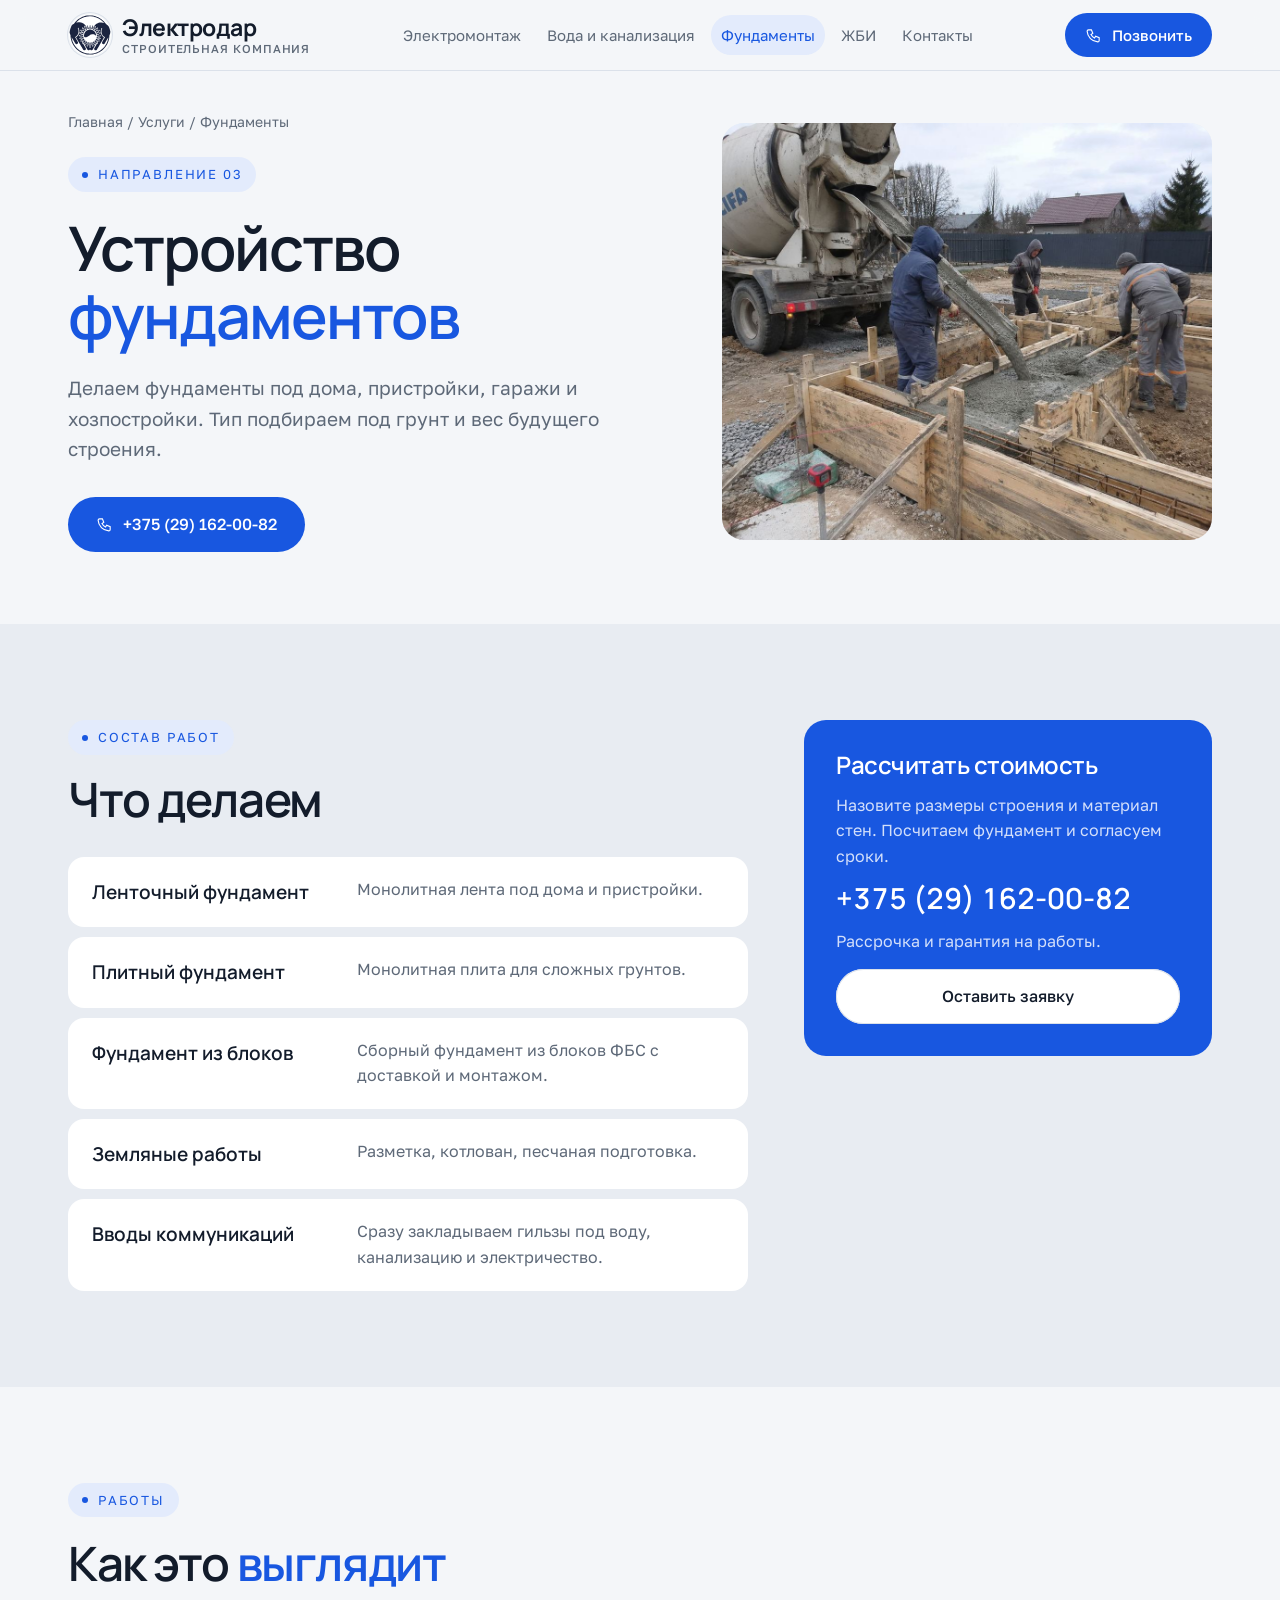
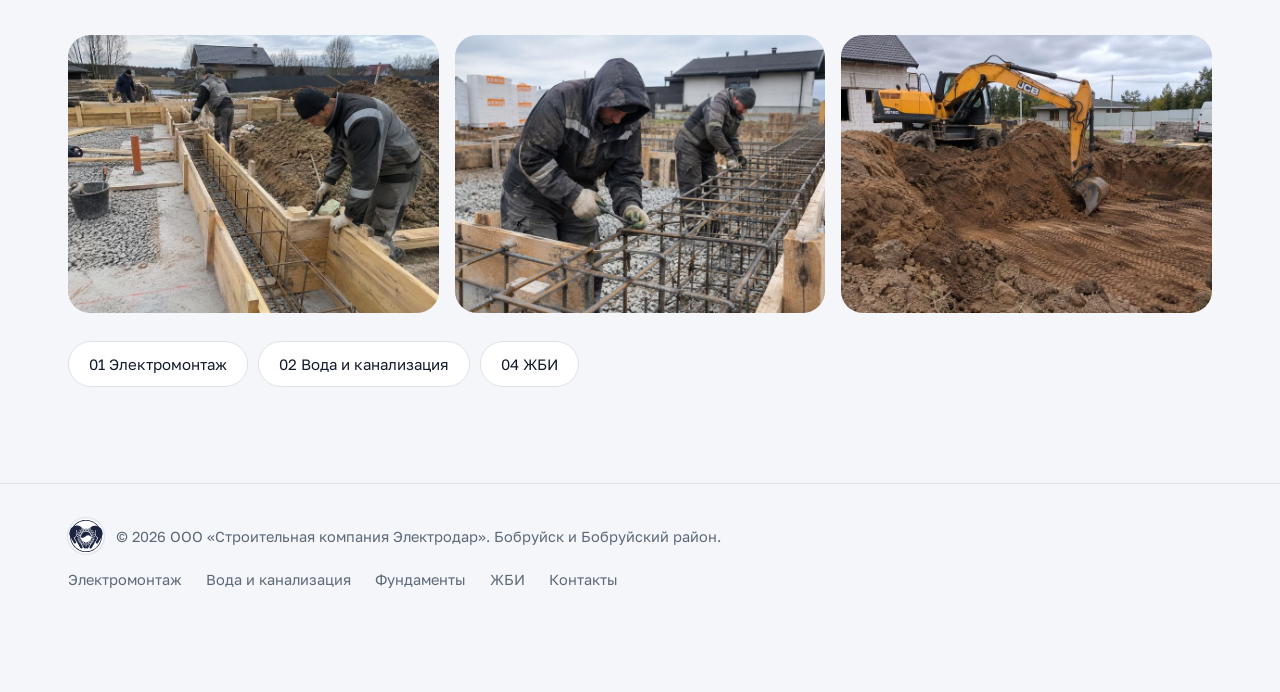
<file: fundamenty.html>
<!DOCTYPE html>
<html lang="ru">
<head>
<meta charset="utf-8">
<meta name="viewport" content="width=device-width, initial-scale=1">
<title>Фундамент под ключ в Бобруйске и районе | Электродар</title>
<meta name="description" content="Устройство фундаментов в Бобруйске и Бобруйском районе: ленточные, плитные, из блоков ФБС. Земляные работы своей техникой, рассрочка, гарантия. Тел. +375 29 162-00-82.">
<link rel="canonical" href="https://talizzzbogdan-dev.github.io/elektrodar/fundamenty.html">
<meta name="robots" content="index, follow">
<meta name="theme-color" content="#F4F6F9">
<meta property="og:type" content="website">
<meta property="og:locale" content="ru_RU">
<meta property="og:site_name" content="Электродар">
<meta property="og:title" content="Фундамент под ключ в Бобруйске и районе | Электродар">
<meta property="og:description" content="Устройство фундаментов в Бобруйске и Бобруйском районе: ленточные, плитные, из блоков ФБС. Земляные работы своей техникой, рассрочка, гарантия. Тел. +375 29 162-00-82.">
<meta property="og:url" content="https://talizzzbogdan-dev.github.io/elektrodar/fundamenty.html">
<meta property="og:image" content="https://talizzzbogdan-dev.github.io/elektrodar/img/og.jpg">
<meta property="og:image:width" content="1200">
<meta property="og:image:height" content="630">
<meta name="twitter:card" content="summary_large_image">
<link rel="icon" href="img/logo.svg" type="image/svg+xml">
<link rel="icon" href="img/favicon-32.png" type="image/png" sizes="32x32">
<link rel="apple-touch-icon" href="img/apple-touch-icon.png">
<link rel="preconnect" href="https://fonts.googleapis.com">
<link rel="preconnect" href="https://fonts.gstatic.com" crossorigin>
<link href="https://fonts.googleapis.com/css2?family=Golos+Text:wght@400;500&family=Manrope:wght@500;600;700&display=swap" rel="stylesheet">
<link rel="stylesheet" href="styles.css?v=4">
<script type="application/ld+json">{"@context":"https://schema.org","@type":"Service","name":"Устройство фундаментов","serviceType":"Устройство фундаментов","provider":{"@id":"https://talizzzbogdan-dev.github.io/elektrodar/#org"},"areaServed":[{"@type":"City","name":"Бобруйск"},{"@type":"AdministrativeArea","name":"Бобруйский район"}],"url":"https://talizzzbogdan-dev.github.io/elektrodar/fundamenty.html"}</script>
<script type="application/ld+json">{"@context":"https://schema.org","@type":"BreadcrumbList","itemListElement":[{"@type":"ListItem","position":1,"name":"Главная","item":"https://talizzzbogdan-dev.github.io/elektrodar/"},{"@type":"ListItem","position":2,"name":"Фундаменты","item":"https://talizzzbogdan-dev.github.io/elektrodar/fundamenty.html"}]}</script>
<script type="application/ld+json">{"@context":"https://schema.org","@type":"HomeAndConstructionBusiness","@id":"https://talizzzbogdan-dev.github.io/elektrodar/#org","name":"Электродар","url":"https://talizzzbogdan-dev.github.io/elektrodar/","logo":"https://talizzzbogdan-dev.github.io/elektrodar/img/logo.svg","image":"https://talizzzbogdan-dev.github.io/elektrodar/img/og.jpg","description":"Электромонтаж, водоснабжение и канализация, фундаменты, продажа, доставка и монтаж ЖБИ в Бобруйске и Бобруйском районе.","telephone":["+375291620082","+375447258724","+375447567236","+375296337055"],"email":"elektrodar@mail.ru","address":{"@type":"PostalAddress","streetAddress":"ул. Шинная, 10","addressLocality":"Бобруйск","addressRegion":"Могилёвская область","addressCountry":"BY"},"areaServed":[{"@type":"City","name":"Бобруйск"},{"@type":"AdministrativeArea","name":"Бобруйский район"}],"sameAs":["https://www.instagram.com/elektrodar2021/"]}</script>
</head>
<body>

<svg width="0" height="0" style="position:absolute" aria-hidden="true">
  <symbol id="i-photo" viewBox="0 0 24 24" fill="none" stroke="currentColor" stroke-width="1.2"><rect x="3" y="5" width="18" height="14" rx="1.5"/><circle cx="9" cy="10" r="1.7"/><path d="M4 18l5-5 4 4 3-3 4 4"/></symbol>
  <symbol id="i-phone" viewBox="0 0 24 24" fill="none" stroke="currentColor" stroke-width="1.6"><path d="M5 4h4l2 5-2.5 1.5a11 11 0 0 0 5 5L15 13l5 2v4a2 2 0 0 1-2 2A16 16 0 0 1 3 6a2 2 0 0 1 2-2z"/></symbol>
  <symbol id="i-tg" viewBox="0 0 24 24" fill="none" stroke="currentColor" stroke-width="1.5" stroke-linejoin="round"><path d="M21 4L3 11l6 2.200L11 20l3.200-4.300L19 19z"/><path d="M9 13.200L21 4"/></symbol>
  <symbol id="i-chat" viewBox="0 0 24 24" fill="none" stroke="currentColor" stroke-width="1.5" stroke-linejoin="round"><path d="M4 5h16v11H10l-5 4v-4H4z"/><path d="M9 9.500c.500 2 1.800 3.300 4 4"/></symbol>
  <symbol id="i-cam" viewBox="0 0 24 24" fill="none" stroke="currentColor" stroke-width="1.5"><rect x="4" y="4" width="16" height="16" rx="4.500"/><circle cx="12" cy="12" r="3.600"/><circle cx="16.600" cy="7.400" r=".6" fill="currentColor"/></symbol>
  <symbol id="i-arrow" viewBox="0 0 24 24" fill="none" stroke="currentColor" stroke-width="1.4"><path d="M4 12h16M14 6l6 6-6 6"/></symbol>
</svg>

<header class="top">
  <div class="wrap">
    <a class="logo" href="./"><img src="img/logo.svg" alt="" width="44" height="44"><span class="logo-text"><b>Электродар</b><small>Строительная компания</small></span></a>
    <nav class="nav" id="menu" aria-label="Разделы сайта">
      <a href="elektromontazh.html">Электромонтаж</a>
      <a href="voda-kanalizaciya.html">Вода и канализация</a>
      <a href="fundamenty.html" aria-current="page">Фундаменты</a>
      <a href="zhbi.html">ЖБИ</a>
      <a href="./#kontakty">Контакты</a>
      <div class="nav-extra"><a class="tel" href="tel:+375291620082">+375 (29) 162-00-82</a><a class="tel" href="tel:+375447258724">+375 (44) 725-87-24</a></div>
    </nav>
    <a class="tel" href="tel:+375291620082">+375 (29) 162-00-82</a>
    <a class="btn" href="tel:+375291620082"><svg><use href="#i-phone"/></svg>Позвонить</a>
    <button class="burger" type="button" aria-expanded="false" aria-controls="menu" aria-label="Открыть меню"><span></span></button>
  </div>
  <div class="progress" id="progress"></div>
</header>

<main class="view" id="main">
  <div class="page-hero"><div class="wrap">
    <div>
      <p class="crumbs"><a href="./">Главная</a> / Услуги / Фундаменты</p>
      <p class="eyebrow">Направление 03</p>
      <h1>Устройство <b>фундаментов</b></h1>
      <p class="lead">Делаем фундаменты под дома, пристройки, гаражи и хозпостройки. Тип подбираем под грунт и вес будущего строения.</p>
      <a class="btn" href="tel:+375291620082"><svg><use href="#i-phone"/></svg>+375 (29) 162-00-82</a>
    </div>
    <figure class="ph pic"><img src="img/fund-zalivka.jpg" alt="Заливка бетона в опалубку фундамента" width="1200" height="900" fetchpriority="high"></figure>
  </div></div>
  <section class="block mist"><div class="wrap two">
    <div>
      <p class="eyebrow">Состав работ</p>
      <h2 style="margin-top:18px">Что делаем</h2>
      <ul class="works">
        <li><b>Ленточный фундамент</b><span>Монолитная лента под дома и пристройки.</span></li>
        <li><b>Плитный фундамент</b><span>Монолитная плита для сложных грунтов.</span></li>
        <li><b>Фундамент из блоков</b><span>Сборный фундамент из блоков ФБС с доставкой и монтажом.</span></li>
        <li><b>Земляные работы</b><span>Разметка, котлован, песчаная подготовка.</span></li>
        <li><b>Вводы коммуникаций</b><span>Сразу закладываем гильзы под воду, канализацию и электричество.</span></li>
      </ul>
    </div>
    <aside class="side">
      <h3>Рассчитать стоимость</h3>
      <p>Назовите размеры строения и материал стен. Посчитаем фундамент и согласуем сроки.</p>
      <a class="tel" href="tel:+375291620082">+375 (29) 162-00-82</a>
      <p>Рассрочка и гарантия на работы.</p>
      <a class="btn ghost" href="./#zayavka" style="justify-content:center">Оставить заявку</a>
    </aside>
  </div></section>
  <section class="block"><div class="wrap">
    <div class="head"><div><p class="eyebrow">Работы</p><h2>Как это <b>выглядит</b></h2></div></div>
    <div class="photos">
      <figure class="ph pic"><img src="img/fund-opalubka-sm.jpg" alt="Монтаж опалубки ленточного фундамента" width="800" height="600" loading="lazy" decoding="async"></figure>
      <figure class="ph pic"><img src="img/fund-armirovanie-sm.jpg" alt="Армирование фундамента" width="800" height="600" loading="lazy" decoding="async"></figure>
      <figure class="ph pic"><img src="img/fund-kotlovan-sm.jpg" alt="Разработка котлована экскаватором" width="800" height="600" loading="lazy" decoding="async"></figure>
    </div>
    <div class="others"><a href="elektromontazh.html">01 Электромонтаж</a><a href="voda-kanalizaciya.html">02 Вода и канализация</a><a href="zhbi.html">04 ЖБИ</a></div>
  </div></section>
</main>

<footer>
  <div class="wrap">
    <div class="foot-brand"><img src="img/logo.svg" alt="Логотип Электродар" width="36" height="36"><span>© 2026 ООО «Строительная компания Электродар». Бобруйск и Бобруйский район.</span></div>
    <nav aria-label="Услуги">
      <a href="elektromontazh.html">Электромонтаж</a>
      <a href="voda-kanalizaciya.html">Вода и канализация</a>
      <a href="fundamenty.html">Фундаменты</a>
      <a href="zhbi.html">ЖБИ</a>
      <a href="./#kontakty">Контакты</a>
    </nav>
  </div>
</footer>

<div class="callbar"><a class="btn" href="tel:+375291620082"><svg><use href="#i-phone"/></svg>Позвонить</a><a class="ico" href="https://t.me/+375291620082" target="_blank" rel="noopener" aria-label="Написать в Telegram"><svg><use href="#i-tg"/></svg></a><a class="ico" href="viber://chat?number=%2B375291620082" aria-label="Написать в Viber"><svg><use href="#i-chat"/></svg></a></div>

<script src="script.js?v=3"></script>
</body>
</html>
</file>
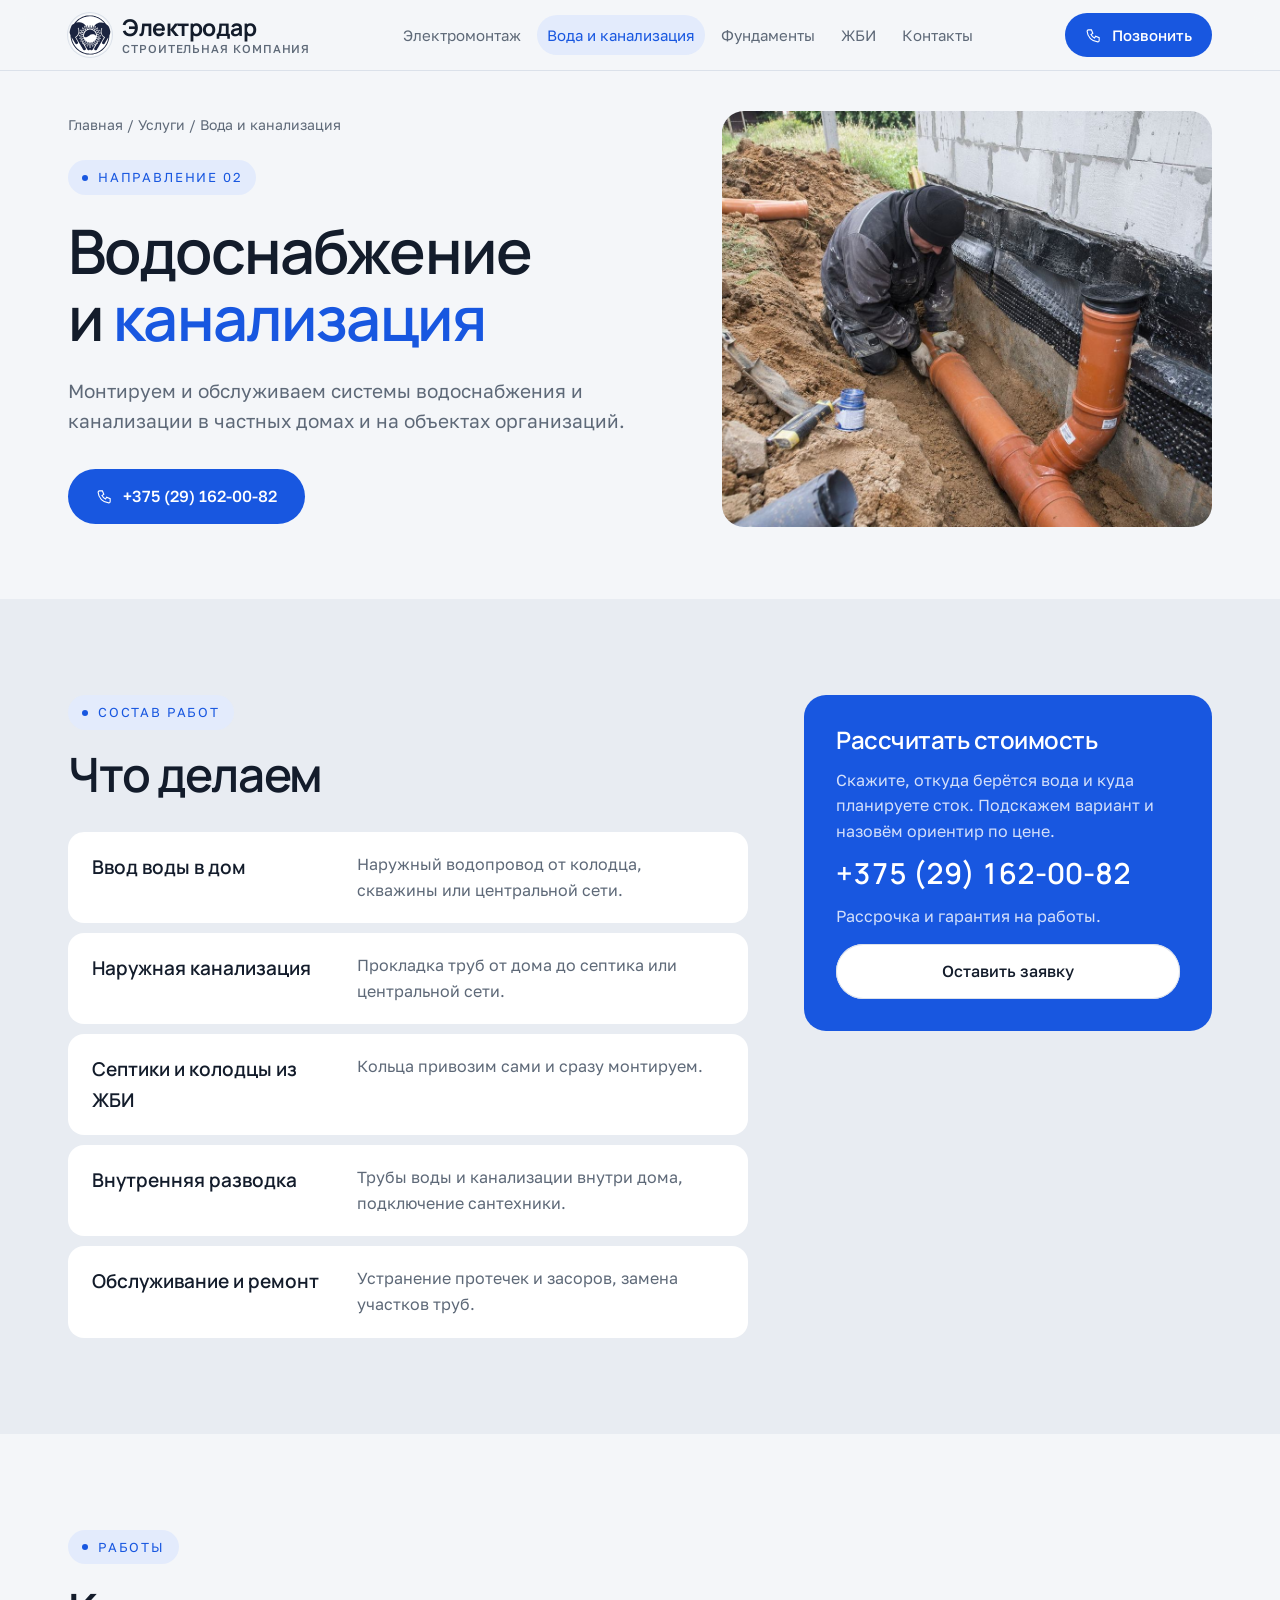
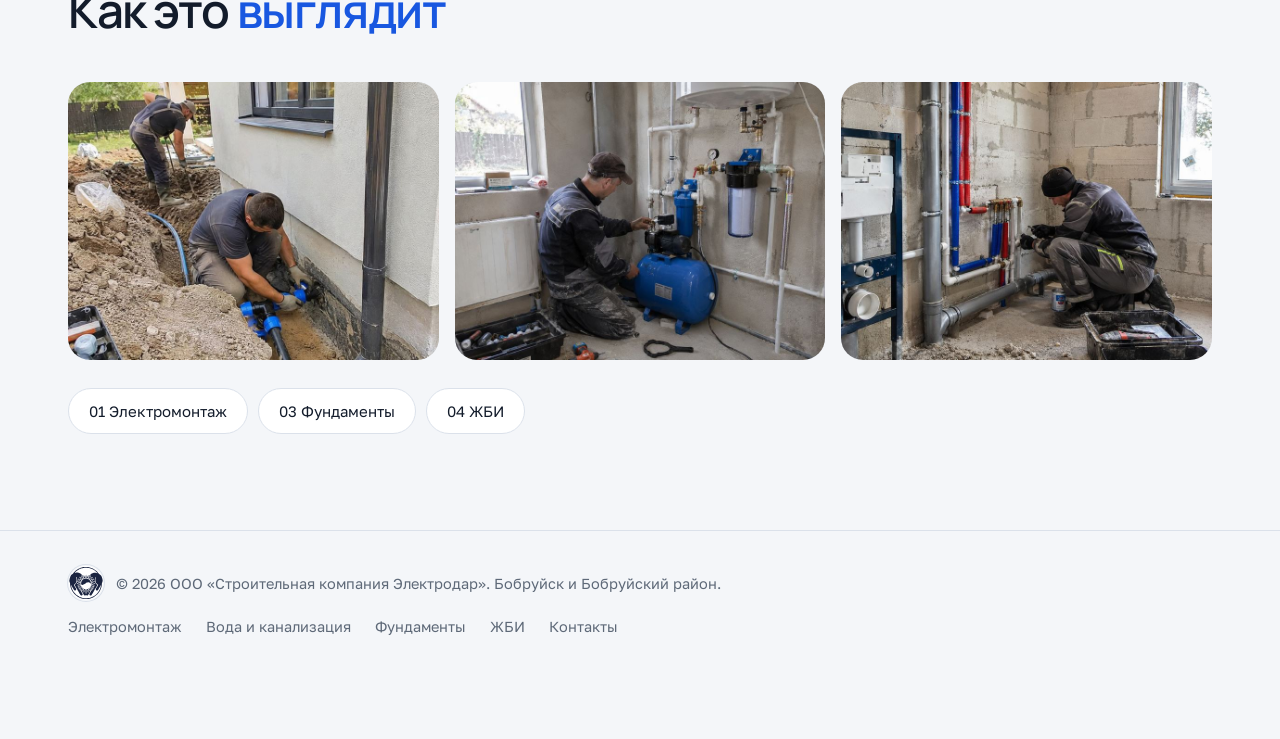
<file: voda-kanalizaciya.html>
<!DOCTYPE html>
<html lang="ru">
<head>
<meta charset="utf-8">
<meta name="viewport" content="width=device-width, initial-scale=1">
<title>Водоснабжение и канализация в Бобруйске: монтаж, септики | Электродар</title>
<meta name="description" content="Монтаж и обслуживание водоснабжения и канализации в Бобруйске и районе: ввод воды в дом, наружная канализация, септики и колодцы из колец ЖБИ. Тел. +375 29 162-00-82.">
<link rel="canonical" href="https://talizzzbogdan-dev.github.io/elektrodar/voda-kanalizaciya.html">
<meta name="robots" content="index, follow">
<meta name="theme-color" content="#F4F6F9">
<meta property="og:type" content="website">
<meta property="og:locale" content="ru_RU">
<meta property="og:site_name" content="Электродар">
<meta property="og:title" content="Водоснабжение и канализация в Бобруйске: монтаж, септики | Электродар">
<meta property="og:description" content="Монтаж и обслуживание водоснабжения и канализации в Бобруйске и районе: ввод воды в дом, наружная канализация, септики и колодцы из колец ЖБИ. Тел. +375 29 162-00-82.">
<meta property="og:url" content="https://talizzzbogdan-dev.github.io/elektrodar/voda-kanalizaciya.html">
<meta property="og:image" content="https://talizzzbogdan-dev.github.io/elektrodar/img/og.jpg">
<meta property="og:image:width" content="1200">
<meta property="og:image:height" content="630">
<meta name="twitter:card" content="summary_large_image">
<link rel="icon" href="img/logo.svg" type="image/svg+xml">
<link rel="icon" href="img/favicon-32.png" type="image/png" sizes="32x32">
<link rel="apple-touch-icon" href="img/apple-touch-icon.png">
<link rel="preconnect" href="https://fonts.googleapis.com">
<link rel="preconnect" href="https://fonts.gstatic.com" crossorigin>
<link href="https://fonts.googleapis.com/css2?family=Golos+Text:wght@400;500&family=Manrope:wght@500;600;700&display=swap" rel="stylesheet">
<link rel="stylesheet" href="styles.css?v=4">
<script type="application/ld+json">{"@context":"https://schema.org","@type":"Service","name":"Монтаж водоснабжения и канализации","serviceType":"Монтаж водоснабжения и канализации","provider":{"@id":"https://talizzzbogdan-dev.github.io/elektrodar/#org"},"areaServed":[{"@type":"City","name":"Бобруйск"},{"@type":"AdministrativeArea","name":"Бобруйский район"}],"url":"https://talizzzbogdan-dev.github.io/elektrodar/voda-kanalizaciya.html"}</script>
<script type="application/ld+json">{"@context":"https://schema.org","@type":"BreadcrumbList","itemListElement":[{"@type":"ListItem","position":1,"name":"Главная","item":"https://talizzzbogdan-dev.github.io/elektrodar/"},{"@type":"ListItem","position":2,"name":"Вода и канализация","item":"https://talizzzbogdan-dev.github.io/elektrodar/voda-kanalizaciya.html"}]}</script>
<script type="application/ld+json">{"@context":"https://schema.org","@type":"HomeAndConstructionBusiness","@id":"https://talizzzbogdan-dev.github.io/elektrodar/#org","name":"Электродар","url":"https://talizzzbogdan-dev.github.io/elektrodar/","logo":"https://talizzzbogdan-dev.github.io/elektrodar/img/logo.svg","image":"https://talizzzbogdan-dev.github.io/elektrodar/img/og.jpg","description":"Электромонтаж, водоснабжение и канализация, фундаменты, продажа, доставка и монтаж ЖБИ в Бобруйске и Бобруйском районе.","telephone":["+375291620082","+375447258724","+375447567236","+375296337055"],"email":"elektrodar@mail.ru","address":{"@type":"PostalAddress","streetAddress":"ул. Шинная, 10","addressLocality":"Бобруйск","addressRegion":"Могилёвская область","addressCountry":"BY"},"areaServed":[{"@type":"City","name":"Бобруйск"},{"@type":"AdministrativeArea","name":"Бобруйский район"}],"sameAs":["https://www.instagram.com/elektrodar2021/"]}</script>
</head>
<body>

<svg width="0" height="0" style="position:absolute" aria-hidden="true">
  <symbol id="i-photo" viewBox="0 0 24 24" fill="none" stroke="currentColor" stroke-width="1.2"><rect x="3" y="5" width="18" height="14" rx="1.5"/><circle cx="9" cy="10" r="1.7"/><path d="M4 18l5-5 4 4 3-3 4 4"/></symbol>
  <symbol id="i-phone" viewBox="0 0 24 24" fill="none" stroke="currentColor" stroke-width="1.6"><path d="M5 4h4l2 5-2.5 1.5a11 11 0 0 0 5 5L15 13l5 2v4a2 2 0 0 1-2 2A16 16 0 0 1 3 6a2 2 0 0 1 2-2z"/></symbol>
  <symbol id="i-tg" viewBox="0 0 24 24" fill="none" stroke="currentColor" stroke-width="1.5" stroke-linejoin="round"><path d="M21 4L3 11l6 2.200L11 20l3.200-4.300L19 19z"/><path d="M9 13.200L21 4"/></symbol>
  <symbol id="i-chat" viewBox="0 0 24 24" fill="none" stroke="currentColor" stroke-width="1.5" stroke-linejoin="round"><path d="M4 5h16v11H10l-5 4v-4H4z"/><path d="M9 9.500c.500 2 1.800 3.300 4 4"/></symbol>
  <symbol id="i-cam" viewBox="0 0 24 24" fill="none" stroke="currentColor" stroke-width="1.5"><rect x="4" y="4" width="16" height="16" rx="4.500"/><circle cx="12" cy="12" r="3.600"/><circle cx="16.600" cy="7.400" r=".6" fill="currentColor"/></symbol>
  <symbol id="i-arrow" viewBox="0 0 24 24" fill="none" stroke="currentColor" stroke-width="1.4"><path d="M4 12h16M14 6l6 6-6 6"/></symbol>
</svg>

<header class="top">
  <div class="wrap">
    <a class="logo" href="./"><img src="img/logo.svg" alt="" width="44" height="44"><span class="logo-text"><b>Электродар</b><small>Строительная компания</small></span></a>
    <nav class="nav" id="menu" aria-label="Разделы сайта">
      <a href="elektromontazh.html">Электромонтаж</a>
      <a href="voda-kanalizaciya.html" aria-current="page">Вода и канализация</a>
      <a href="fundamenty.html">Фундаменты</a>
      <a href="zhbi.html">ЖБИ</a>
      <a href="./#kontakty">Контакты</a>
      <div class="nav-extra"><a class="tel" href="tel:+375291620082">+375 (29) 162-00-82</a><a class="tel" href="tel:+375447258724">+375 (44) 725-87-24</a></div>
    </nav>
    <a class="tel" href="tel:+375291620082">+375 (29) 162-00-82</a>
    <a class="btn" href="tel:+375291620082"><svg><use href="#i-phone"/></svg>Позвонить</a>
    <button class="burger" type="button" aria-expanded="false" aria-controls="menu" aria-label="Открыть меню"><span></span></button>
  </div>
  <div class="progress" id="progress"></div>
</header>

<main class="view" id="main">
  <div class="page-hero"><div class="wrap">
    <div>
      <p class="crumbs"><a href="./">Главная</a> / Услуги / Вода и канализация</p>
      <p class="eyebrow">Направление 02</p>
      <h1>Водоснабжение и&nbsp;<b>канализация</b></h1>
      <p class="lead">Монтируем и обслуживаем системы водоснабжения и канализации в частных домах и на объектах организаций.</p>
      <a class="btn" href="tel:+375291620082"><svg><use href="#i-phone"/></svg>+375 (29) 162-00-82</a>
    </div>
    <figure class="ph pic"><img src="img/voda-naruzhnaya.jpg" alt="Прокладка наружной канализации у фундамента дома" width="1200" height="900" fetchpriority="high"></figure>
  </div></div>
  <section class="block mist"><div class="wrap two">
    <div>
      <p class="eyebrow">Состав работ</p>
      <h2 style="margin-top:18px">Что делаем</h2>
      <ul class="works">
        <li><b>Ввод воды в дом</b><span>Наружный водопровод от колодца, скважины или центральной сети.</span></li>
        <li><b>Наружная канализация</b><span>Прокладка труб от дома до септика или центральной сети.</span></li>
        <li><b>Септики и колодцы из ЖБИ</b><span>Кольца привозим сами и сразу монтируем.</span></li>
        <li><b>Внутренняя разводка</b><span>Трубы воды и канализации внутри дома, подключение сантехники.</span></li>
        <li><b>Обслуживание и ремонт</b><span>Устранение протечек и засоров, замена участков труб.</span></li>
      </ul>
    </div>
    <aside class="side">
      <h3>Рассчитать стоимость</h3>
      <p>Скажите, откуда берётся вода и куда планируете сток. Подскажем вариант и назовём ориентир по цене.</p>
      <a class="tel" href="tel:+375291620082">+375 (29) 162-00-82</a>
      <p>Рассрочка и гарантия на работы.</p>
      <a class="btn ghost" href="./#zayavka" style="justify-content:center">Оставить заявку</a>
    </aside>
  </div></section>
  <section class="block"><div class="wrap">
    <div class="head"><div><p class="eyebrow">Работы</p><h2>Как это <b>выглядит</b></h2></div></div>
    <div class="photos">
      <figure class="ph pic"><img src="img/voda-vodoprovod-sm.jpg" alt="Подключение водопровода к дому" width="800" height="600" loading="lazy" decoding="async"></figure>
      <figure class="ph pic"><img src="img/voda-nasos-sm.jpg" alt="Установка насосной станции и фильтров" width="800" height="600" loading="lazy" decoding="async"></figure>
      <figure class="ph pic"><img src="img/voda-razvodka-sm.jpg" alt="Разводка труб водоснабжения и канализации в доме" width="800" height="600" loading="lazy" decoding="async"></figure>
    </div>
    <div class="others"><a href="elektromontazh.html">01 Электромонтаж</a><a href="fundamenty.html">03 Фундаменты</a><a href="zhbi.html">04 ЖБИ</a></div>
  </div></section>
</main>

<footer>
  <div class="wrap">
    <div class="foot-brand"><img src="img/logo.svg" alt="Логотип Электродар" width="36" height="36"><span>© 2026 ООО «Строительная компания Электродар». Бобруйск и Бобруйский район.</span></div>
    <nav aria-label="Услуги">
      <a href="elektromontazh.html">Электромонтаж</a>
      <a href="voda-kanalizaciya.html">Вода и канализация</a>
      <a href="fundamenty.html">Фундаменты</a>
      <a href="zhbi.html">ЖБИ</a>
      <a href="./#kontakty">Контакты</a>
    </nav>
  </div>
</footer>

<div class="callbar"><a class="btn" href="tel:+375291620082"><svg><use href="#i-phone"/></svg>Позвонить</a><a class="ico" href="https://t.me/+375291620082" target="_blank" rel="noopener" aria-label="Написать в Telegram"><svg><use href="#i-tg"/></svg></a><a class="ico" href="viber://chat?number=%2B375291620082" aria-label="Написать в Viber"><svg><use href="#i-chat"/></svg></a></div>

<script src="script.js?v=3"></script>
</body>
</html>
</file>
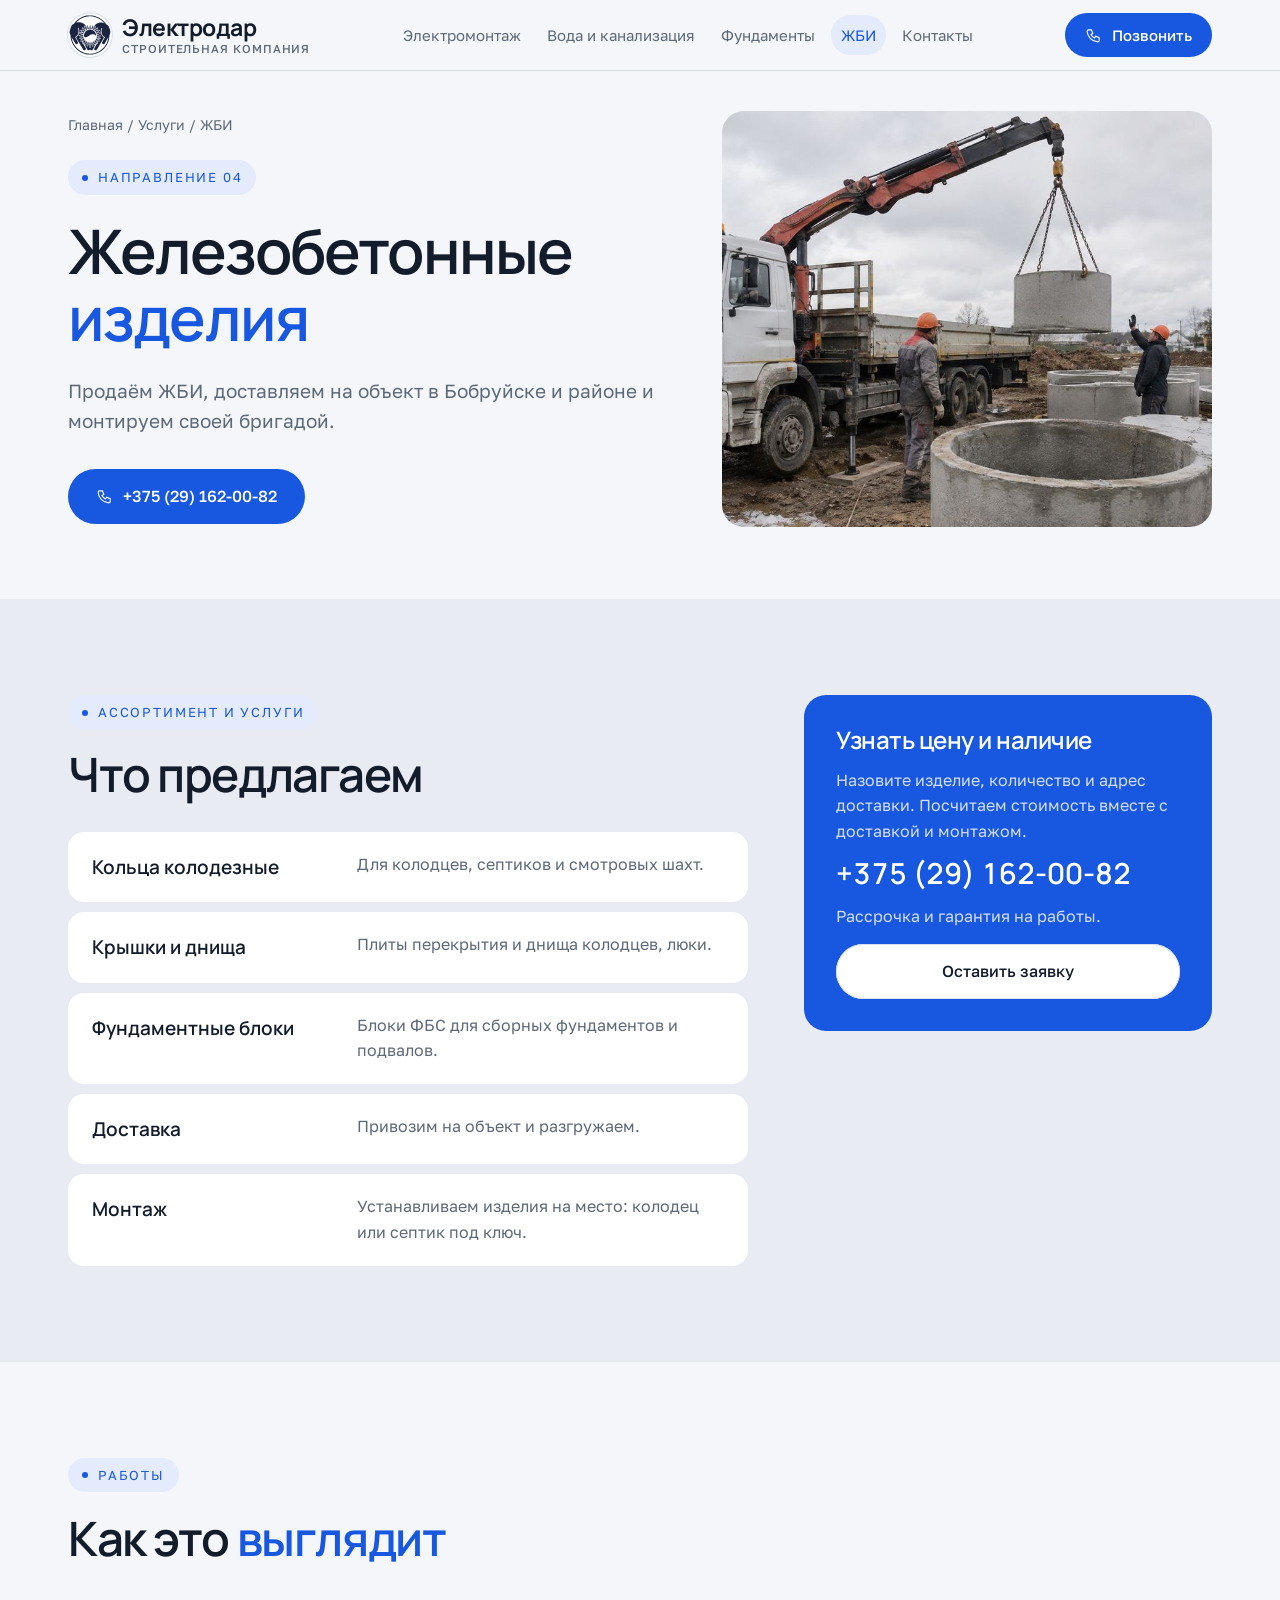
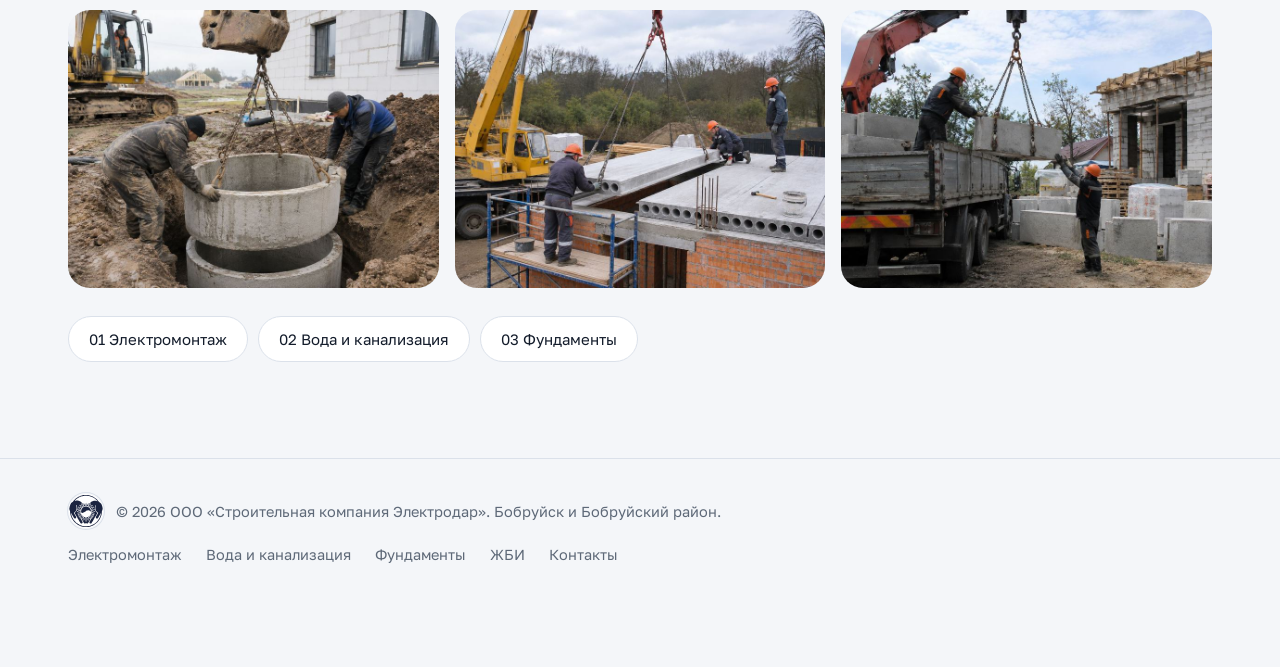
<file: zhbi.html>
<!DOCTYPE html>
<html lang="ru">
<head>
<meta charset="utf-8">
<meta name="viewport" content="width=device-width, initial-scale=1">
<title>ЖБИ в Бобруйске: кольца, крышки, блоки ФБС с доставкой | Электродар</title>
<meta name="description" content="Продажа железобетонных изделий в Бобруйске: кольца колодезные, крышки и днища, блоки ФБС. Доставка и монтаж своей бригадой, рассрочка. Тел. +375 29 162-00-82.">
<link rel="canonical" href="https://talizzzbogdan-dev.github.io/elektrodar/zhbi.html">
<meta name="robots" content="index, follow">
<meta name="theme-color" content="#F4F6F9">
<meta property="og:type" content="website">
<meta property="og:locale" content="ru_RU">
<meta property="og:site_name" content="Электродар">
<meta property="og:title" content="ЖБИ в Бобруйске: кольца, крышки, блоки ФБС с доставкой | Электродар">
<meta property="og:description" content="Продажа железобетонных изделий в Бобруйске: кольца колодезные, крышки и днища, блоки ФБС. Доставка и монтаж своей бригадой, рассрочка. Тел. +375 29 162-00-82.">
<meta property="og:url" content="https://talizzzbogdan-dev.github.io/elektrodar/zhbi.html">
<meta property="og:image" content="https://talizzzbogdan-dev.github.io/elektrodar/img/og.jpg">
<meta property="og:image:width" content="1200">
<meta property="og:image:height" content="630">
<meta name="twitter:card" content="summary_large_image">
<link rel="icon" href="img/logo.svg" type="image/svg+xml">
<link rel="icon" href="img/favicon-32.png" type="image/png" sizes="32x32">
<link rel="apple-touch-icon" href="img/apple-touch-icon.png">
<link rel="preconnect" href="https://fonts.googleapis.com">
<link rel="preconnect" href="https://fonts.gstatic.com" crossorigin>
<link href="https://fonts.googleapis.com/css2?family=Golos+Text:wght@400;500&family=Manrope:wght@500;600;700&display=swap" rel="stylesheet">
<link rel="stylesheet" href="styles.css?v=4">
<script type="application/ld+json">{"@context":"https://schema.org","@type":"Service","name":"Продажа, доставка и монтаж ЖБИ","serviceType":"Продажа, доставка и монтаж ЖБИ","provider":{"@id":"https://talizzzbogdan-dev.github.io/elektrodar/#org"},"areaServed":[{"@type":"City","name":"Бобруйск"},{"@type":"AdministrativeArea","name":"Бобруйский район"}],"url":"https://talizzzbogdan-dev.github.io/elektrodar/zhbi.html"}</script>
<script type="application/ld+json">{"@context":"https://schema.org","@type":"BreadcrumbList","itemListElement":[{"@type":"ListItem","position":1,"name":"Главная","item":"https://talizzzbogdan-dev.github.io/elektrodar/"},{"@type":"ListItem","position":2,"name":"ЖБИ","item":"https://talizzzbogdan-dev.github.io/elektrodar/zhbi.html"}]}</script>
<script type="application/ld+json">{"@context":"https://schema.org","@type":"HomeAndConstructionBusiness","@id":"https://talizzzbogdan-dev.github.io/elektrodar/#org","name":"Электродар","url":"https://talizzzbogdan-dev.github.io/elektrodar/","logo":"https://talizzzbogdan-dev.github.io/elektrodar/img/logo.svg","image":"https://talizzzbogdan-dev.github.io/elektrodar/img/og.jpg","description":"Электромонтаж, водоснабжение и канализация, фундаменты, продажа, доставка и монтаж ЖБИ в Бобруйске и Бобруйском районе.","telephone":["+375291620082","+375447258724","+375447567236","+375296337055"],"email":"elektrodar@mail.ru","address":{"@type":"PostalAddress","streetAddress":"ул. Шинная, 10","addressLocality":"Бобруйск","addressRegion":"Могилёвская область","addressCountry":"BY"},"areaServed":[{"@type":"City","name":"Бобруйск"},{"@type":"AdministrativeArea","name":"Бобруйский район"}],"sameAs":["https://www.instagram.com/elektrodar2021/"]}</script>
</head>
<body>

<svg width="0" height="0" style="position:absolute" aria-hidden="true">
  <symbol id="i-photo" viewBox="0 0 24 24" fill="none" stroke="currentColor" stroke-width="1.2"><rect x="3" y="5" width="18" height="14" rx="1.5"/><circle cx="9" cy="10" r="1.7"/><path d="M4 18l5-5 4 4 3-3 4 4"/></symbol>
  <symbol id="i-phone" viewBox="0 0 24 24" fill="none" stroke="currentColor" stroke-width="1.6"><path d="M5 4h4l2 5-2.5 1.5a11 11 0 0 0 5 5L15 13l5 2v4a2 2 0 0 1-2 2A16 16 0 0 1 3 6a2 2 0 0 1 2-2z"/></symbol>
  <symbol id="i-tg" viewBox="0 0 24 24" fill="none" stroke="currentColor" stroke-width="1.5" stroke-linejoin="round"><path d="M21 4L3 11l6 2.200L11 20l3.200-4.300L19 19z"/><path d="M9 13.200L21 4"/></symbol>
  <symbol id="i-chat" viewBox="0 0 24 24" fill="none" stroke="currentColor" stroke-width="1.5" stroke-linejoin="round"><path d="M4 5h16v11H10l-5 4v-4H4z"/><path d="M9 9.500c.500 2 1.800 3.300 4 4"/></symbol>
  <symbol id="i-cam" viewBox="0 0 24 24" fill="none" stroke="currentColor" stroke-width="1.5"><rect x="4" y="4" width="16" height="16" rx="4.500"/><circle cx="12" cy="12" r="3.600"/><circle cx="16.600" cy="7.400" r=".6" fill="currentColor"/></symbol>
  <symbol id="i-arrow" viewBox="0 0 24 24" fill="none" stroke="currentColor" stroke-width="1.4"><path d="M4 12h16M14 6l6 6-6 6"/></symbol>
</svg>

<header class="top">
  <div class="wrap">
    <a class="logo" href="./"><img src="img/logo.svg" alt="" width="44" height="44"><span class="logo-text"><b>Электродар</b><small>Строительная компания</small></span></a>
    <nav class="nav" id="menu" aria-label="Разделы сайта">
      <a href="elektromontazh.html">Электромонтаж</a>
      <a href="voda-kanalizaciya.html">Вода и канализация</a>
      <a href="fundamenty.html">Фундаменты</a>
      <a href="zhbi.html" aria-current="page">ЖБИ</a>
      <a href="./#kontakty">Контакты</a>
      <div class="nav-extra"><a class="tel" href="tel:+375291620082">+375 (29) 162-00-82</a><a class="tel" href="tel:+375447258724">+375 (44) 725-87-24</a></div>
    </nav>
    <a class="tel" href="tel:+375291620082">+375 (29) 162-00-82</a>
    <a class="btn" href="tel:+375291620082"><svg><use href="#i-phone"/></svg>Позвонить</a>
    <button class="burger" type="button" aria-expanded="false" aria-controls="menu" aria-label="Открыть меню"><span></span></button>
  </div>
  <div class="progress" id="progress"></div>
</header>

<main class="view" id="main">
  <div class="page-hero"><div class="wrap">
    <div>
      <p class="crumbs"><a href="./">Главная</a> / Услуги / ЖБИ</p>
      <p class="eyebrow">Направление 04</p>
      <h1>Железобетонные <b>изделия</b></h1>
      <p class="lead">Продаём ЖБИ, доставляем на объект в Бобруйске и районе и монтируем своей бригадой.</p>
      <a class="btn" href="tel:+375291620082"><svg><use href="#i-phone"/></svg>+375 (29) 162-00-82</a>
    </div>
    <figure class="ph pic"><img src="img/zhbi-dostavka-kolec.jpg" alt="Доставка колодезных колец манипулятором" width="1200" height="675" fetchpriority="high"></figure>
  </div></div>
  <section class="block mist"><div class="wrap two">
    <div>
      <p class="eyebrow">Ассортимент и услуги</p>
      <h2 style="margin-top:18px">Что предлагаем</h2>
      <ul class="works">
        <li><b>Кольца колодезные</b><span>Для колодцев, септиков и смотровых шахт.</span></li>
        <li><b>Крышки и днища</b><span>Плиты перекрытия и днища колодцев, люки.</span></li>
        <li><b>Фундаментные блоки</b><span>Блоки ФБС для сборных фундаментов и подвалов.</span></li>
        <li><b>Доставка</b><span>Привозим на объект и разгружаем.</span></li>
        <li><b>Монтаж</b><span>Устанавливаем изделия на место: колодец или септик под ключ.</span></li>
      </ul>
    </div>
    <aside class="side">
      <h3>Узнать цену и наличие</h3>
      <p>Назовите изделие, количество и адрес доставки. Посчитаем стоимость вместе с доставкой и монтажом.</p>
      <a class="tel" href="tel:+375291620082">+375 (29) 162-00-82</a>
      <p>Рассрочка и гарантия на работы.</p>
      <a class="btn ghost" href="./#zayavka" style="justify-content:center">Оставить заявку</a>
    </aside>
  </div></section>
  <section class="block"><div class="wrap">
    <div class="head"><div><p class="eyebrow">Работы</p><h2>Как это <b>выглядит</b></h2></div></div>
    <div class="photos">
      <figure class="ph pic"><img src="img/zhbi-kolodec-2-sm.jpg" alt="Установка кольца колодца в котлован" width="800" height="600" loading="lazy" decoding="async"></figure>
      <figure class="ph pic"><img src="img/zhbi-plity-sm.jpg" alt="Монтаж плит перекрытия краном" width="800" height="600" loading="lazy" decoding="async"></figure>
      <figure class="ph pic"><img src="img/zhbi-bloki-sm.jpg" alt="Разгрузка фундаментных блоков на участке" width="800" height="600" loading="lazy" decoding="async"></figure>
    </div>
    <div class="others"><a href="elektromontazh.html">01 Электромонтаж</a><a href="voda-kanalizaciya.html">02 Вода и канализация</a><a href="fundamenty.html">03 Фундаменты</a></div>
  </div></section>
</main>

<footer>
  <div class="wrap">
    <div class="foot-brand"><img src="img/logo.svg" alt="Логотип Электродар" width="36" height="36"><span>© 2026 ООО «Строительная компания Электродар». Бобруйск и Бобруйский район.</span></div>
    <nav aria-label="Услуги">
      <a href="elektromontazh.html">Электромонтаж</a>
      <a href="voda-kanalizaciya.html">Вода и канализация</a>
      <a href="fundamenty.html">Фундаменты</a>
      <a href="zhbi.html">ЖБИ</a>
      <a href="./#kontakty">Контакты</a>
    </nav>
  </div>
</footer>

<div class="callbar"><a class="btn" href="tel:+375291620082"><svg><use href="#i-phone"/></svg>Позвонить</a><a class="ico" href="https://t.me/+375291620082" target="_blank" rel="noopener" aria-label="Написать в Telegram"><svg><use href="#i-tg"/></svg></a><a class="ico" href="viber://chat?number=%2B375291620082" aria-label="Написать в Viber"><svg><use href="#i-chat"/></svg></a></div>

<script src="script.js?v=3"></script>
</body>
</html>
</file>
<file: styles.css>
:root{
  /* Идея: мягкий инженерный вариант. Холодный светло-серый фон, синий акцент (в токенах --green по историческим причинам), скруглённые белые карточки с фото, Raleway с курсивом в заголовках. */
  color-scheme: light;
  --bg:#F4F6F9;
  --card:#FFFFFF;
  --sand:#E8ECF2;
  --ink:#131C2B;
  --muted:#5E6978;
  --line:#DBE1EA;
  --green:#1857E0;
  --green-soft:#E3EBFC;
  --amber:#F2A93B;
  --display:"Manrope","Segoe UI",Roboto,Arial,sans-serif;
  --body:"Golos Text","Segoe UI",Roboto,Arial,sans-serif;
  --wrap:1200px;
  --r:22px;
  --ease:cubic-bezier(.2,.7,.2,1);
}
*{box-sizing:border-box}
html{scroll-behavior:smooth}
body{margin:0;background:var(--bg);color:var(--ink);font-family:var(--body);font-size:17px;line-height:1.6;-webkit-font-smoothing:antialiased}
a{color:inherit}
a:focus-visible,button:focus-visible{outline:2px solid var(--green);outline-offset:4px;border-radius:6px}
.wrap{max-width:var(--wrap);margin:0 auto;padding:0 28px}
h1,h2,h3{font-family:var(--display);font-weight:600;line-height:1.1;margin:0;text-wrap:balance;letter-spacing:-.03em;font-feature-settings:"lnum" 1}
h1{font-size:clamp(38px,5vw,70px)}
h2{font-size:clamp(30px,3.7vw,50px)}
h3{font-size:24px;font-weight:600;letter-spacing:-.02em}
h1 b,h2 b{font-weight:600;color:var(--green)}
p{margin:0}
.tel{font-variant-numeric:tabular-nums lining-nums;white-space:nowrap}
.eyebrow{font-size:13px;letter-spacing:.14em;text-transform:uppercase;color:var(--green);display:inline-flex;align-items:center;gap:10px;background:var(--green-soft);padding:7px 14px;border-radius:999px}
.eyebrow::before{content:"";width:6px;height:6px;border-radius:50%;background:var(--green)}

.top{background:rgba(244,246,249,.88);backdrop-filter:blur(12px);-webkit-backdrop-filter:blur(12px);position:sticky;top:0;z-index:20;border-bottom:1px solid var(--line)}
.top .wrap{display:flex;align-items:center;gap:20px;min-height:70px}
.progress{position:absolute;left:0;bottom:-1px;height:2px;width:100%;background:var(--green);transform-origin:0 50%;transform:scaleX(0)}
.logo{font-family:var(--display);font-weight:700;letter-spacing:-.02em;font-size:23px;text-decoration:none;display:flex;align-items:center;gap:10px}
.logo img{width:44px;height:44px;display:block;flex:none;border-radius:50%;box-shadow:0 0 0 1px var(--line);transition:transform .6s var(--ease)}
.logo:hover img{transform:rotate(-12deg)}
.logo{flex:none}
.logo-text{display:flex;flex-direction:column;line-height:1.05;white-space:nowrap}
.logo-text b{font-weight:700}
.logo-text small{font-family:var(--body);font-weight:500;font-size:11.5px;letter-spacing:.08em;text-transform:uppercase;color:var(--muted);margin-top:4px}
.foot-brand{display:flex;align-items:center;gap:12px}
.foot-brand img{width:36px;height:36px;border-radius:50%;box-shadow:0 0 0 1px var(--line)}
.nav{display:flex;gap:6px;margin-left:auto;font-size:15px;white-space:nowrap}
.nav a{text-decoration:none;color:var(--muted);padding:8px 10px;border-radius:999px;transition:background .3s,color .3s}
.nav a:hover,.nav a[aria-current="page"]{color:var(--green);background:var(--green-soft)}
.top .tel{font-weight:500;text-decoration:none;font-size:16px}
.btn{display:inline-flex;align-items:center;gap:10px;background:var(--green);color:#fff;font-weight:500;text-decoration:none;padding:15px 28px;border-radius:999px;font-family:var(--body);font-size:16px;transition:transform .3s var(--ease),box-shadow .3s,background .3s}
.btn:hover{background:#0F47C4;transform:translateY(-2px);box-shadow:0 14px 26px -14px rgba(24,87,224,.7)}
.btn svg{width:17px;height:17px;flex:none}
.btn.ghost{background:var(--card);color:var(--ink);box-shadow:inset 0 0 0 1px var(--line)}
.btn.ghost:hover{background:var(--card);box-shadow:inset 0 0 0 1px var(--green);color:var(--green)}
.top .btn{padding:10px 20px;font-size:15px}
.burger{display:none;margin-left:6px;width:46px;height:46px;border-radius:50%;border:1px solid var(--line);background:var(--card);cursor:pointer;place-items:center;padding:0;color:var(--ink)}
.burger span,.burger span::before,.burger span::after{display:block;width:18px;height:1.6px;background:currentColor;border-radius:2px;position:relative;transition:transform .35s var(--ease),background .2s}
.burger span::before,.burger span::after{content:"";position:absolute;left:0}
.burger span::before{top:-6px}.burger span::after{top:6px}
.burger[aria-expanded="true"] span{background:transparent}
.burger[aria-expanded="true"] span::before{transform:translateY(6px) rotate(45deg)}
.burger[aria-expanded="true"] span::after{transform:translateY(-6px) rotate(-45deg)}
.nav .nav-extra{display:none}
@media (max-width:1300px) and (min-width:1041px){.top .wrap>.tel{display:none}.top .btn{margin-left:auto}}
@media (max-width:1040px){
  .burger{display:grid}
  .top .tel{margin-left:auto}
  .top .btn{display:none}
  .nav{position:fixed;top:100%;left:0;right:0;margin:0;flex-direction:column;gap:2px;white-space:normal;background:var(--bg);padding:10px 20px 24px;border-bottom:1px solid var(--line);box-shadow:0 30px 40px -30px rgba(19,28,43,.35);max-height:calc(100vh - 70px);overflow:auto;opacity:0;visibility:hidden;transform:translateY(-8px);transition:opacity .3s,transform .35s var(--ease),visibility 0s .35s}
  .nav.open{opacity:1;visibility:visible;transform:none;transition:opacity .3s,transform .35s var(--ease)}
  .nav a{font-size:18px;padding:14px 14px;border-radius:14px;color:var(--ink)}
  .nav .nav-extra{display:flex;flex-direction:column;gap:8px;margin-top:12px;padding-top:16px;border-top:1px solid var(--line)}
  .nav .nav-extra a{font-family:var(--display);font-weight:600;font-feature-settings:"lnum" 1;font-size:20px;padding:12px 14px;background:var(--card)}
}

.ph{background:var(--sand);border-radius:var(--r);display:grid;place-items:center;align-content:center;gap:10px;color:#8A94A3;font-size:14px;text-align:center;padding:14px;position:relative;overflow:hidden;margin:0}
.ph svg{width:36px;height:36px}
.ph.pic{padding:0}
.ph.pic img{position:absolute;inset:0;width:100%;height:100%;object-fit:cover;display:block;transition:transform 1.4s var(--ease)}
.ph.pic:hover img,.card:hover .ph.pic img{transform:scale(1.06)}

/* Первый экран */
.hero .wrap{display:grid;grid-template-columns:minmax(0,1fr) minmax(0,1fr);gap:56px;align-items:center;padding-top:56px;padding-bottom:84px}
.hero h1{margin-top:24px}
.hero .lead{font-size:19px;color:var(--muted);max-width:31em;margin:26px 0 34px}
.hero .cta{display:flex;flex-wrap:wrap;gap:12px}
.hero-photo{position:relative}
.hero-photo .ph{aspect-ratio:4/4.1}
.hero-photo .floaty{position:absolute;left:-22px;bottom:30px;animation:float 7s ease-in-out infinite}
@keyframes float{0%,100%{translate:0 0}50%{translate:0 -10px}}
.badge{background:var(--card);border-radius:18px;padding:14px 20px 14px 16px;box-shadow:0 24px 44px -24px rgba(19,28,43,.45);display:flex;align-items:center;gap:14px}
.badge i{width:42px;height:42px;border-radius:50%;background:var(--green-soft);color:var(--green);display:grid;place-items:center;flex:none}
.badge i svg{width:22px;height:22px}
.badge b{font-family:var(--display);font-weight:600;font-size:18px;display:block;line-height:1.2}
.badge span{font-size:14px;color:var(--muted)}
.up{animation:up 1s var(--ease) both}
.up.d1{animation-delay:.08s}.up.d2{animation-delay:.18s}.up.d3{animation-delay:.28s}.up.d4{animation-delay:.5s}
@keyframes up{from{opacity:0;transform:translateY(24px)}to{opacity:1;transform:none}}
.unveil{animation:unveil 1.1s var(--ease) both}
.unveil.d1{animation-delay:.15s}.unveil.d2{animation-delay:.3s}
@keyframes unveil{from{opacity:0;scale:.92}to{opacity:1;scale:1}}
@media (max-width:900px){.hero .wrap{grid-template-columns:1fr;gap:40px;padding-top:36px;padding-bottom:56px}.hero-photo .floaty{left:12px;bottom:14px}.hero-photo .ph{aspect-ratio:4/3.4}}

.msgs{display:flex;flex-wrap:wrap;gap:8px;align-items:center;margin-top:20px;font-size:15px;color:var(--muted)}
.msgs a{display:inline-flex;gap:8px;align-items:center;padding:9px 16px;border-radius:999px;background:var(--card);border:1px solid var(--line);text-decoration:none;color:var(--ink);transition:border-color .3s,color .3s,transform .3s var(--ease)}
.msgs a:hover{border-color:var(--green);color:var(--green);transform:translateY(-2px)}
.msgs svg{width:17px;height:17px;color:var(--green)}

/* Бегущая строка */
.marquee{background:var(--green);color:#EAF0FD;overflow:hidden;padding:16px 0;font-family:var(--display);font-weight:600;font-size:20px;white-space:nowrap}
.marquee div{display:inline-flex;gap:36px;padding-right:36px;animation:run 36s linear infinite}
.marquee span::after{content:"";display:inline-block;width:7px;height:7px;border-radius:50%;background:var(--amber);margin-left:36px;vertical-align:middle}
@keyframes run{to{transform:translateX(-50%)}}

section.block{padding:96px 0}
section.block[id]{scroll-margin-top:70px}
.head{display:grid;grid-template-columns:minmax(0,1fr) minmax(0,1fr);gap:20px 56px;align-items:end;margin-bottom:46px}
.head h2{margin-top:20px}
.head p{color:var(--muted);max-width:30em}
.head .eyebrow{color:var(--green);font-size:13px;max-width:none}
.mist{background:var(--sand)}
@media (max-width:820px){.head{grid-template-columns:1fr;margin-bottom:30px}section.block{padding:60px 0}}

/* Услуги: карточки с фото */
.cards{display:grid;grid-template-columns:repeat(2,1fr);gap:20px}
.card{background:var(--card);border-radius:var(--r);padding:14px;display:grid;grid-template-columns:minmax(0,.8fr) minmax(0,1fr);gap:22px;text-decoration:none;border:1px solid var(--line);transition:transform .45s var(--ease),box-shadow .45s,border-color .45s}
.card:hover{transform:translateY(-6px);box-shadow:0 30px 50px -34px rgba(19,28,43,.5);border-color:transparent}
.card .ph{aspect-ratio:1/1;border-radius:14px}
.card>div{padding:12px 10px 10px 0;display:flex;flex-direction:column;gap:8px}
.card .n{font-family:var(--display);font-weight:600;font-size:15px;color:var(--green);font-feature-settings:"lnum" 1}
.card p{color:var(--muted);font-size:16px}
.card .go{margin-top:auto;display:inline-flex;align-items:center;gap:10px;font-weight:500;font-size:15px;color:var(--green)}
.card .go svg{width:18px;height:18px;transition:transform .4s var(--ease)}
.card:hover .go svg{transform:translateX(6px)}
@media (max-width:900px){.cards{grid-template-columns:1fr}}
@media (max-width:480px){.card{grid-template-columns:1fr}.card .ph{aspect-ratio:16/10}.card>div{padding:0 6px 8px}}

.terms{display:grid;grid-template-columns:repeat(3,1fr);gap:20px}
.term{background:var(--card);border-radius:var(--r);padding:30px 28px 32px;transition:transform .4s var(--ease),box-shadow .4s}
.term:hover{transform:translateY(-6px);box-shadow:0 28px 44px -32px rgba(19,28,43,.5)}
.term svg{width:26px;height:26px;color:var(--green);padding:14px;box-sizing:content-box;background:var(--green-soft);border-radius:50%;margin-bottom:22px}
.term h3{margin-bottom:10px}
.term p{color:var(--muted);font-size:16px}
@media (max-width:820px){.terms{grid-template-columns:1fr}}

.steps{list-style:none;margin:0;padding:0;display:grid;grid-template-columns:repeat(5,1fr);gap:16px;counter-reset:s}
.steps li{counter-increment:s;background:var(--card);border:1px solid var(--line);border-radius:var(--r);padding:22px 20px 24px}
.steps li::before{content:counter(s);font-family:var(--display);font-weight:600;font-size:18px;font-feature-settings:"lnum" 1;color:var(--green);background:var(--green-soft);width:40px;height:40px;border-radius:50%;display:grid;place-items:center;margin-bottom:18px}
.steps b{display:block;font-weight:500;margin-bottom:6px;font-size:18px}
.steps span{color:var(--muted);font-size:15.5px}
@media (max-width:1000px){.steps{grid-template-columns:repeat(2,1fr)}}
@media (max-width:480px){.steps{grid-template-columns:1fr}}

.photos{display:grid;grid-template-columns:repeat(3,1fr);gap:16px}
.photos .ph{aspect-ratio:4/3}
.photos.mosaic{grid-template-columns:repeat(4,1fr)}
.photos.mosaic .ph:first-child{grid-column:span 2;grid-row:span 2;aspect-ratio:auto}
.photos.mosaic .ph:nth-child(4){grid-column:span 2;aspect-ratio:8/2.9}
.photos.mosaic .ph:nth-child(4) img{object-position:50% 78%}
@media (max-width:760px){.photos,.photos.mosaic{grid-template-columns:repeat(2,1fr)}.photos.mosaic .ph:first-child,.photos.mosaic .ph:nth-child(4){grid-column:span 2;grid-row:auto;aspect-ratio:16/10}}

/* Спецтехника */
.tech{display:grid;grid-template-columns:minmax(0,.9fr) minmax(0,1.1fr);gap:56px;align-items:center}
.tech .pair{display:grid;grid-template-columns:1fr 1fr;gap:16px}
.tech .pair .ph{aspect-ratio:3/4}
.tech .pair .ph:last-child{margin-top:48px}
.tech h2{margin:20px 0 18px}
.tech p{color:var(--muted);max-width:30em}
.tech ul{list-style:none;margin:26px 0 0;padding:0;display:grid;gap:10px}
.tech li{background:var(--card);border-radius:16px;padding:16px 20px;display:grid;gap:2px}
.tech li b{font-family:var(--display);font-weight:600;font-size:18px}
.tech li span{color:var(--muted);font-size:15.5px}
@media (max-width:900px){.tech{grid-template-columns:1fr;gap:32px}}

/* Частые вопросы */
.faq{display:grid;gap:10px;max-width:880px}
.faq details{background:var(--card);border:1px solid var(--line);border-radius:16px;padding:0 24px;transition:border-color .3s}
.faq details[open]{border-color:var(--green)}
.faq summary{list-style:none;cursor:pointer;padding:20px 0;font-family:var(--display);font-weight:600;font-size:19px;display:flex;justify-content:space-between;align-items:center;gap:16px}
.faq summary::-webkit-details-marker{display:none}
.faq summary::after{content:"";flex:none;width:34px;height:34px;border-radius:50%;background:var(--green-soft) linear-gradient(var(--green),var(--green)) center/12px 1.5px no-repeat;transition:transform .4s var(--ease);box-shadow:inset 0 0 0 0 var(--green)}
.faq details:not([open]) summary::after{background-image:linear-gradient(var(--green),var(--green)),linear-gradient(var(--green),var(--green));background-size:12px 1.5px,1.5px 12px;background-position:center;background-repeat:no-repeat}
.faq details[open] summary::after{transform:rotate(180deg)}
.faq details p{padding:0 0 22px;color:var(--muted);max-width:62ch}

/* Форма заявки */
.request{display:grid;grid-template-columns:minmax(0,.9fr) minmax(0,1.1fr);gap:56px;align-items:start}
.request h2{margin:20px 0 18px}
.request>div>p{color:var(--muted);max-width:28em}
.form{background:var(--card);border:1px solid var(--line);border-radius:var(--r);padding:32px;display:grid;grid-template-columns:1fr 1fr;gap:16px}
.form label{display:grid;gap:6px;font-size:14px;color:var(--muted)}
.form .wide{grid-column:1/-1}
.form input,.form select,.form textarea{font:inherit;font-size:16px;color:var(--ink);padding:14px 16px;border:1px solid var(--line);border-radius:12px;background:var(--bg);width:100%;transition:border-color .3s,box-shadow .3s}
.form textarea{min-height:110px;resize:vertical}
.form input:focus,.form select:focus,.form textarea:focus{outline:none;border-color:var(--green);box-shadow:0 0 0 4px var(--green-soft)}
.form button{border:0;cursor:pointer;justify-content:center}
.form .note{font-size:15px;border-radius:12px;padding:14px 16px;background:var(--green-soft);color:var(--ink)}
.form .note[hidden]{display:none}
.form small{color:var(--muted);font-size:13.5px}
@media (max-width:900px){.request{grid-template-columns:1fr;gap:28px}}
@media (max-width:560px){.form{grid-template-columns:1fr;padding:22px}}

.contact .grid{display:grid;grid-template-columns:minmax(0,1.1fr) minmax(0,1fr);gap:24px}
.contact .grid>div{background:var(--card);border:1px solid var(--line);border-radius:var(--r);padding:38px}
.contact .grid>div:first-child{background:var(--green-soft);border-color:transparent}
.phones{list-style:none;margin:28px 0 0;padding:0;display:grid;gap:8px}
.phones a{font-family:var(--display);font-feature-settings:"lnum" 1;font-weight:600;font-size:clamp(24px,2.9vw,34px);line-height:1;text-decoration:none;display:flex;justify-content:space-between;align-items:center;padding:16px 22px;background:var(--card);border-radius:999px;transition:background .3s,color .3s,transform .4s var(--ease)}
.phones a svg{width:20px;height:20px;color:var(--green);transition:color .3s}
.phones a:hover{background:var(--green);color:#fff;transform:translateX(6px)}
.phones a:hover svg{color:#fff}
.contact dl{margin:0;display:grid;gap:22px}
.contact dt{font-size:13px;letter-spacing:.12em;text-transform:uppercase;color:var(--muted);margin-bottom:4px}
.contact dd{margin:0;font-size:18px}
.contact dd a{text-decoration-color:var(--green);text-underline-offset:4px}
.mapbox{margin-top:24px;background:var(--card);border:1px solid var(--line);border-radius:var(--r);overflow:hidden}
.mapbox .map{margin:0;padding:0;height:clamp(380px,46vw,540px);border-radius:0}
.map span{font-size:15px}
.map a{color:var(--green);font-weight:500;font-size:15px}
.map iframe{position:absolute;inset:0;width:100%;height:100%;border:0;display:block}
.map-bar{display:flex;align-items:center;justify-content:space-between;gap:16px 24px;flex-wrap:wrap;padding:20px 26px}
.map-bar b{display:block;font-family:var(--display);font-weight:600;font-size:19px}
.map-bar span{color:var(--muted);font-size:15px}
@media (max-width:860px){.contact .grid{grid-template-columns:1fr}.contact .grid>div{padding:26px 22px}}

.page-hero .wrap{display:grid;grid-template-columns:minmax(0,1.1fr) minmax(0,.9fr);gap:56px;align-items:center;padding-top:40px;padding-bottom:72px}
.crumbs{font-size:14px;color:var(--muted);margin-bottom:24px}
.crumbs a{text-decoration:none}
.crumbs a:hover{color:var(--green)}
.page-hero h1{font-size:clamp(36px,4.8vw,66px);margin-top:22px}
.page-hero .lead{font-size:19px;color:var(--muted);max-width:32em;margin:24px 0 32px}
.page-hero .ph{aspect-ratio:4/3.4}
.two{display:grid;grid-template-columns:minmax(0,1.25fr) minmax(0,.75fr);gap:56px;align-items:start}
.works{list-style:none;margin:32px 0 0;padding:0;display:grid;gap:10px}
.works li{display:grid;grid-template-columns:minmax(0,.8fr) minmax(0,1.2fr);gap:20px;padding:20px 24px;background:var(--card);border-radius:16px;transition:transform .35s var(--ease)}
.works li:hover{transform:translateX(6px)}
.works b{font-family:var(--display);font-weight:600;font-size:19px}
.works span{color:var(--muted);font-size:16px}
.side{background:var(--green);color:#fff;border-radius:var(--r);padding:32px;display:grid;gap:14px;position:sticky;top:96px}
.side p{color:#D3DFFA;font-size:16px}
.side .tel{font-family:var(--display);font-feature-settings:"lnum" 1;font-weight:600;font-size:29px;text-decoration:none;line-height:1.1;color:#fff}
.others{display:flex;flex-wrap:wrap;gap:10px;margin-top:28px}
.others a{border:1px solid var(--line);border-radius:999px;padding:10px 20px;text-decoration:none;font-size:15px;background:var(--card);transition:border-color .3s,color .3s,transform .3s var(--ease)}
.others a:hover{border-color:var(--green);color:var(--green);transform:translateY(-2px)}
@media (max-width:900px){.page-hero .wrap{grid-template-columns:1fr;gap:32px;padding-top:26px;padding-bottom:44px}.two{grid-template-columns:1fr;gap:32px}.side{position:static}.works li{grid-template-columns:1fr;gap:4px}}

footer{border-top:1px solid var(--line);color:var(--muted);font-size:14.5px;padding:34px 0 100px}
footer .wrap{display:flex;flex-wrap:wrap;gap:14px 40px;justify-content:space-between}
footer nav{display:flex;flex-wrap:wrap;gap:8px 24px}
footer a{text-decoration:none}
footer a:hover{color:var(--green)}

.callbar{display:none}
@media (max-width:760px){
  .callbar{display:flex;position:fixed;left:0;right:0;bottom:0;z-index:30;padding:10px 16px calc(10px + env(safe-area-inset-bottom,0px));background:rgba(244,246,249,.94);backdrop-filter:blur(10px);border-top:1px solid var(--line)}
  .callbar{gap:8px}
  .callbar .btn{flex:1;justify-content:center;font-size:17px}
  .callbar .ico{flex:none;width:52px;height:52px;border-radius:50%;background:var(--card);border:1px solid var(--line);display:grid;place-items:center;color:var(--green)}
  .callbar .ico svg{width:22px;height:22px}
}

.rv.wait{opacity:0;transform:translateY(30px)}
.rv{transition:opacity .9s var(--ease),transform .9s var(--ease);transition-delay:var(--d,0s)}
.view[hidden]{display:none}
.view{animation:fade .5s ease both}
@keyframes fade{from{opacity:0}to{opacity:1}}
@media (prefers-reduced-motion:reduce){
  html{scroll-behavior:auto}
  *,*::before,*::after{animation:none!important;transition:none!important}
  .rv.wait{opacity:1;transform:none}
}

/* ===== Телефон ===== */
@media (max-width:760px){
  body{font-size:16px}
  .wrap{padding:0 18px}
  .top .wrap{min-height:62px;gap:10px}
  .top .tel{display:none}
  .burger{margin-left:auto}
  .logo{font-size:19px}
  .logo-text small{font-size:10px;letter-spacing:.06em;margin-top:3px}
  .logo img{width:40px;height:40px}
  .nav{max-height:calc(100vh - 62px)}
  h1{font-size:clamp(31px,8.4vw,40px);letter-spacing:-.035em}
  h2{font-size:clamp(27px,7.2vw,34px)}
  h3{font-size:20px}
  .eyebrow{font-size:11.5px;padding:6px 12px}
  .hero .wrap{padding-top:22px;padding-bottom:40px;gap:28px}
  .hero h1{margin-top:16px}
  .hero .lead{font-size:16.5px;margin:16px 0 22px}
  .hero .cta{display:grid;grid-template-columns:1fr;gap:10px}
  .hero .cta .btn{justify-content:center;padding:15px 20px}
  .msgs{display:grid;grid-template-columns:repeat(3,1fr);gap:8px;margin-top:14px;font-size:14px}
  .msgs a{justify-content:center;padding:10px 6px;font-size:14px}
  .msgs a svg{width:16px;height:16px}
  .msgs-label{grid-column:1/-1}
  .hero-photo .ph{aspect-ratio:4/3.1;border-radius:18px}
  .hero-photo .floaty{left:10px;bottom:10px;right:auto}
  .badge{padding:10px 14px 10px 10px;gap:10px;border-radius:14px}
  .badge i{width:34px;height:34px}.badge i svg{width:18px;height:18px}
  .badge b{font-size:15px}.badge span{font-size:12.5px}
  .marquee{font-size:16px;padding:12px 0}
  section.block{padding:52px 0}
  .head{margin-bottom:22px;gap:12px}
  .head h2{margin-top:14px}
  .head p{font-size:15.5px}
  .head .eyebrow{font-size:11.5px}
  .cards{gap:12px}
  .card{grid-template-columns:104px minmax(0,1fr);gap:14px;padding:10px;border-radius:18px}
  .card .ph{aspect-ratio:1/1;border-radius:12px;align-self:start}
  .card>div{padding:4px 4px 4px 0;gap:4px}
  .card p{font-size:14.5px;line-height:1.45}
  .card .go{font-size:14px;margin-top:6px}
  .terms{gap:10px}
  .term{padding:18px 18px 20px;display:grid;grid-template-columns:auto 1fr;column-gap:14px;align-items:center}
  .term svg{width:22px;height:22px;padding:11px;margin:0}
  .term h3{margin:0}
  .term p{grid-column:1/-1;margin-top:10px;font-size:15px}
  .steps{gap:10px}
  .steps li{display:grid;grid-template-columns:40px 1fr;column-gap:14px;padding:16px}
  .steps li::before{margin:0;grid-row:1/3}
  .steps b{font-size:17px;margin:0 0 2px}
  .steps span{font-size:14.5px}
  .tech{gap:24px}
  .tech .pair{gap:10px}
  .tech .pair .ph{aspect-ratio:4/4.6}
  .tech .pair .ph:last-child{margin-top:24px}
  .tech h2{margin:14px 0 12px}
  .tech li{padding:14px 16px}
  .photos{gap:10px}
  .faq summary{font-size:16.5px;padding:16px 0;gap:12px}
  .faq summary::after{width:30px;height:30px}
  .faq details{padding:0 16px;border-radius:14px}
  .faq details p{font-size:15px;padding-bottom:16px}
  .request{gap:22px}
  .request h2{margin:14px 0 12px}
  .form{padding:18px;gap:12px;border-radius:18px}
  .form .btn{padding:16px}
  .contact .grid{gap:12px}
  .contact .grid>div{padding:22px 18px}
  .phones{margin-top:20px;gap:6px}
  .phones a{font-size:22px;padding:14px 18px}
  .contact dd{font-size:16.5px}
  .contact .msgs{margin-top:20px}
  .mapbox{margin-top:12px;border-radius:18px}
  .mapbox .map{height:380px}
  .map-bar{padding:16px 18px;flex-direction:column;align-items:stretch}
  .map-bar b{font-size:17px}
  .map-bar .btn{justify-content:center}
  .page-hero .wrap{padding-top:16px;padding-bottom:36px;gap:22px}
  .crumbs{font-size:13px;margin-bottom:14px}
  .page-hero h1{font-size:clamp(30px,8.2vw,38px);margin-top:14px}
  .page-hero .lead{font-size:16.5px;margin:14px 0 20px}
  .page-hero .btn{width:100%;justify-content:center}
  .page-hero .ph{aspect-ratio:4/3;border-radius:18px}
  .works{margin-top:20px;gap:8px}
  .works li{padding:14px 16px;border-radius:14px}
  .works b{font-size:17px}
  .works span{font-size:14.5px}
  .side{padding:22px 20px}
  .side .tel{font-size:26px}
  .others{gap:8px}
  .others a{font-size:14px;padding:9px 14px}
  footer{padding:26px 0 104px;font-size:13.5px}
  .foot-brand{align-items:flex-start}
}
@media (max-width:360px){
  .msgs{grid-template-columns:1fr 1fr}
  .card{grid-template-columns:88px minmax(0,1fr)}
}
</file>
